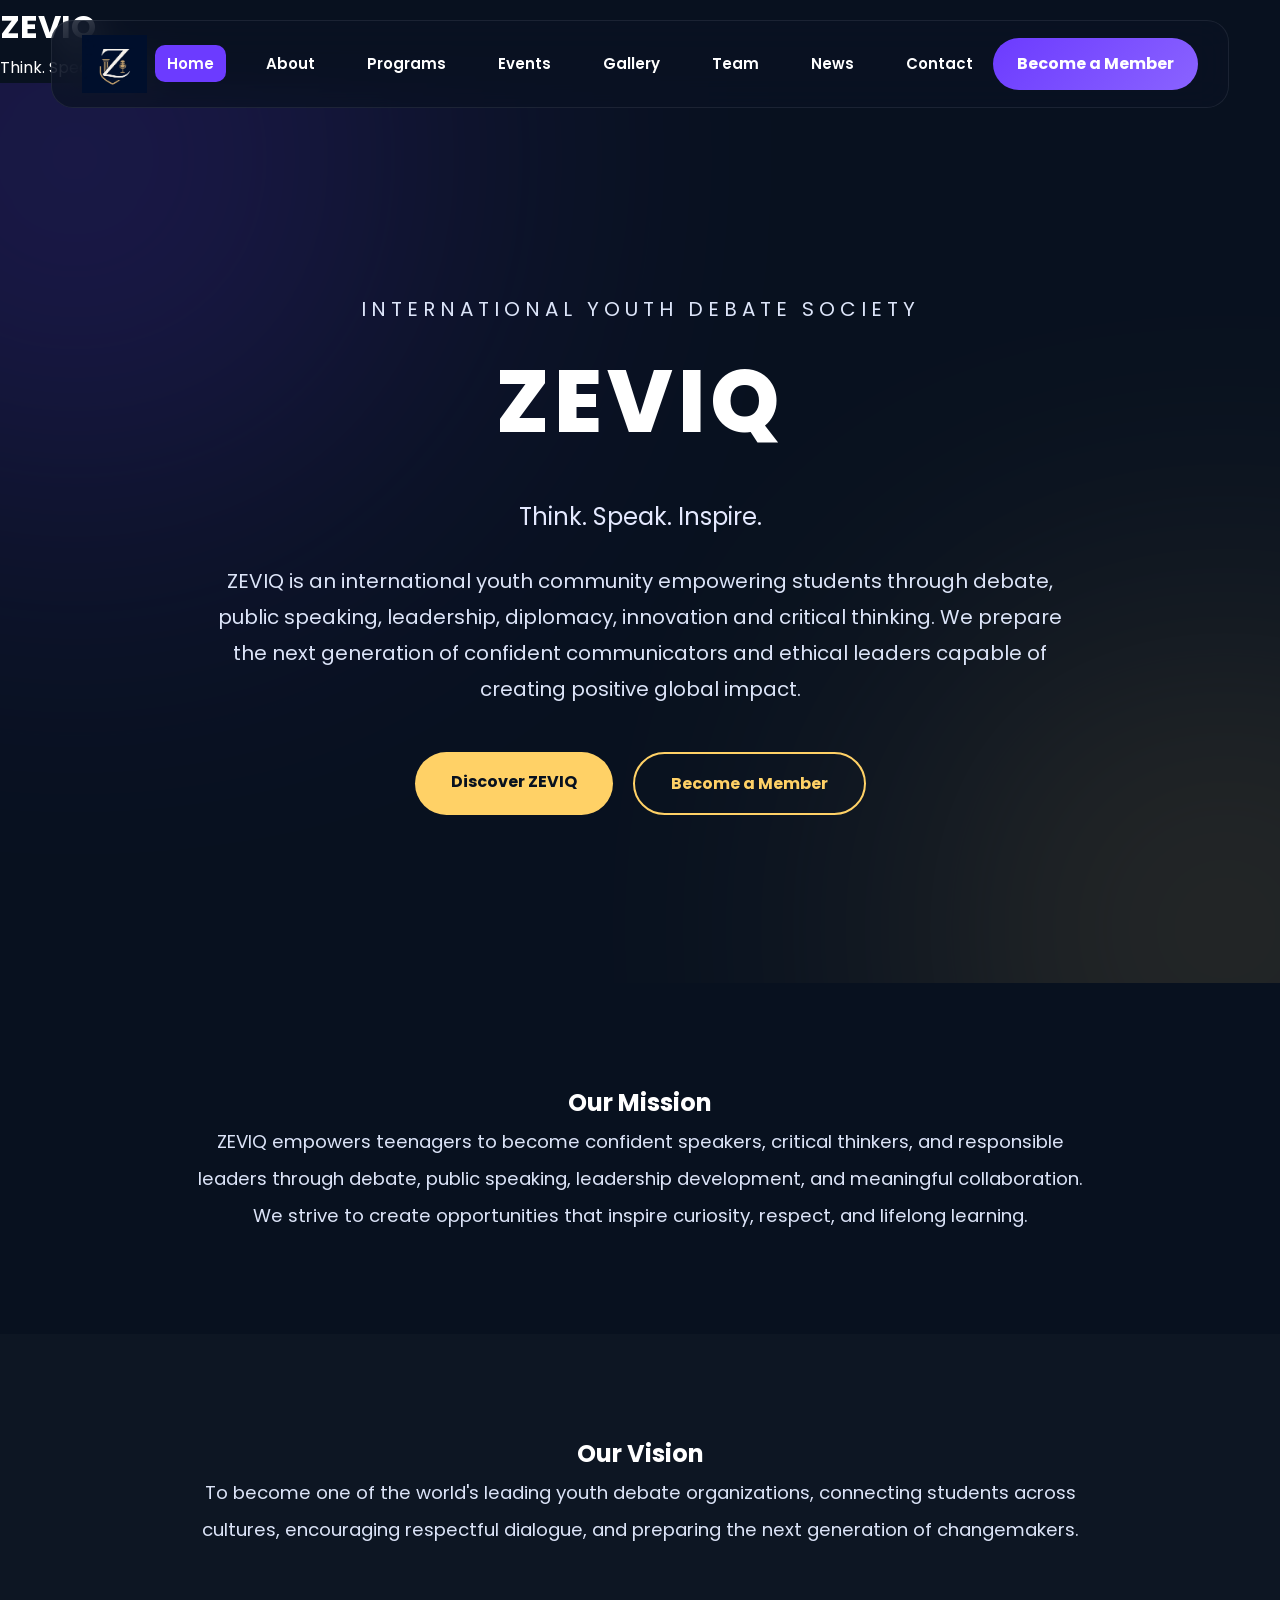
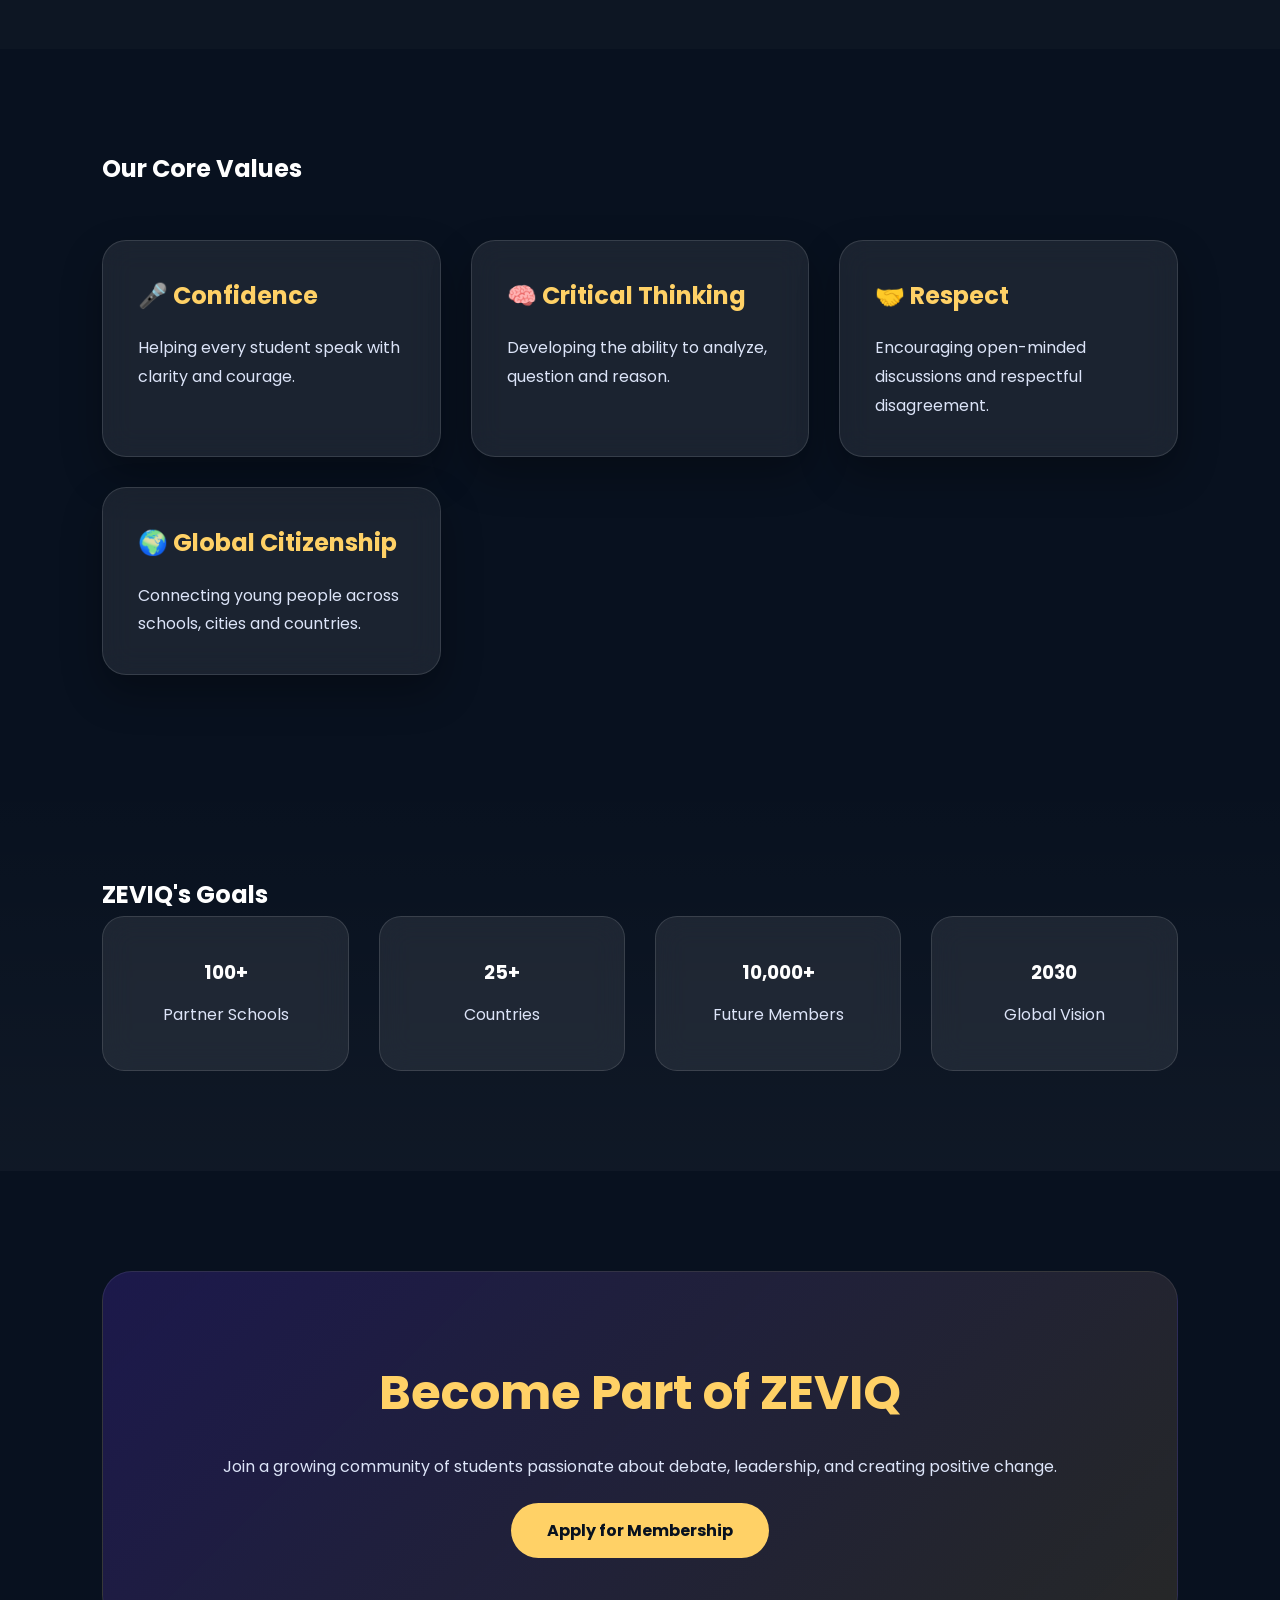
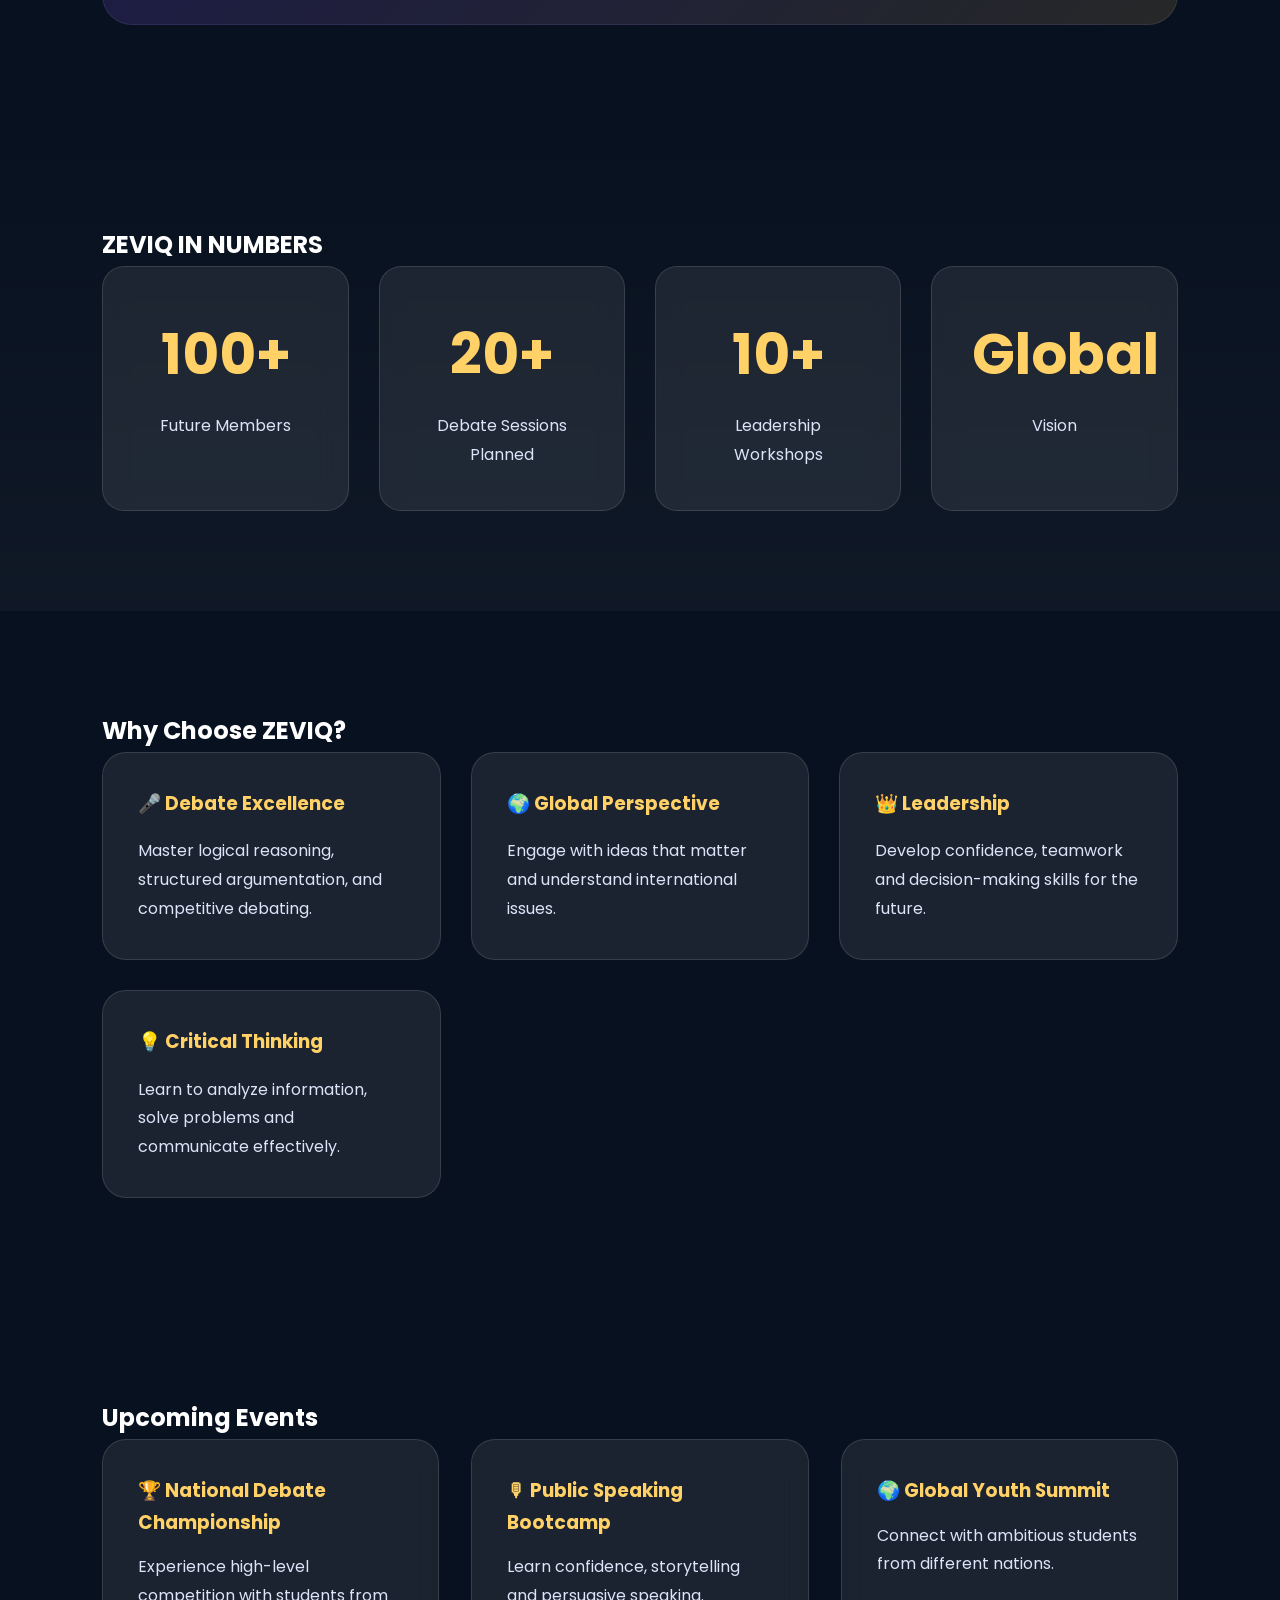
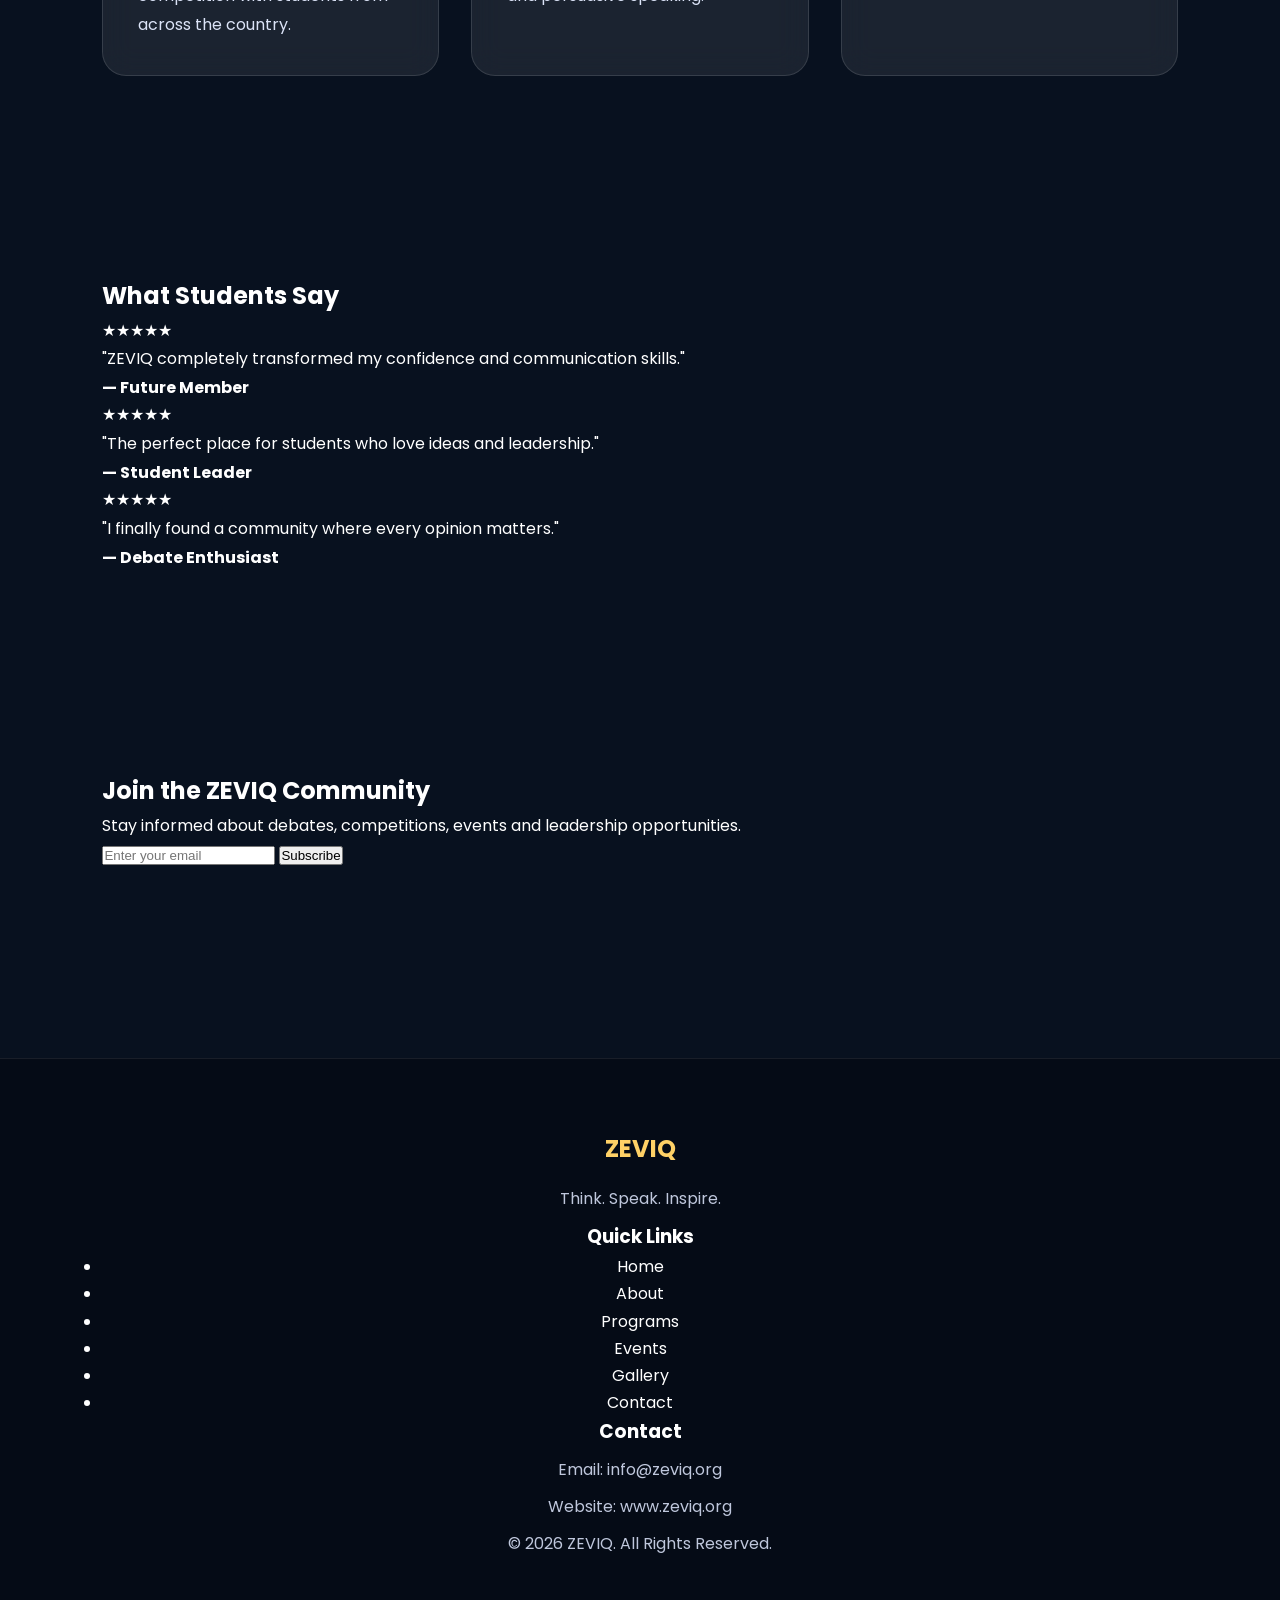
<file: index.html>
<!DOCTYPE html>
<html lang="en">

<head>

<meta charset="UTF-8">
<meta name="viewport" content="width=device-width, initial-scale=1.0">

<title>ZEVIQ | Think. Speak. Inspire.</title>

<link rel="preconnect" href="https://fonts.googleapis.com">
<link rel="preconnect" href="https://fonts.gstatic.com" crossorigin>

<link href="https://fonts.googleapis.com/css2?family=Poppins:wght@300;400;500;600;700;800&display=swap" rel="stylesheet">

<link rel="stylesheet" href="style.css">

</head>

<body>
<div id="loader">

<h1>ZEVIQ</h1>

<p>Think. Speak. Inspire.</p>

</div>
<header>

<nav class="navbar">

<a href="index.html" class="logo">
    <img src="images/logo.png" alt="ZEVIQ Logo">
</a>

<ul class="nav-links">

<li><a href="index.html" class="active">Home</a></li>
<li><a href="about.html">About</a></li>
<li><a href="programs.html">Programs</a></li>
<li><a href="events.html">Events</a></li>
<li><a href="gallery.html">Gallery</a></li>
<li><a href="team.html">Team</a></li>
<li><a href="news.html">News</a></li>
<li><a href="contact.html">Contact</a></li>

</ul>

<a href="join.html" class="join-btn">
Become a Member
</a>

</nav>

</header>

<section class="hero">

<div class="hero-bg"></div>

<div class="hero-content">

<p class="hero-tag">

INTERNATIONAL YOUTH DEBATE SOCIETY

</p>

<h1>

ZEVIQ

</h1>

<h2>

Think. Speak. Inspire.

</h2>

<p class="hero-text">

ZEVIQ is an international youth community empowering students through
debate, public speaking, leadership, diplomacy, innovation and critical
thinking.

We prepare the next generation of confident communicators and ethical
leaders capable of creating positive global impact.

</p>

<div class="hero-buttons">

<a href="about.html" class="btn-primary">

Discover ZEVIQ

</a>

<a href="join.html" class="btn-secondary">
 Become a Member 
</a>

</div>

</div>

</section>
<!-- ================= MISSION & VISION ================= -->

<section class="mission">

<h2>Our Mission</h2>

<p>

ZEVIQ empowers teenagers to become confident speakers, critical thinkers, and responsible leaders through debate, public speaking, leadership development, and meaningful collaboration. We strive to create opportunities that inspire curiosity, respect, and lifelong learning.

</p>

</section>

<section class="vision">

<h2>Our Vision</h2>

<p>

To become one of the world's leading youth debate organizations, connecting students across cultures, encouraging respectful dialogue, and preparing the next generation of changemakers.

</p>

</section>

<!-- ================= CORE VALUES ================= -->

<section class="values">

<h2>Our Core Values</h2>

<div class="value-grid">

<div class="value-card">
<h3>🎤 Confidence</h3>
<p>Helping every student speak with clarity and courage.</p>
</div>

<div class="value-card">
<h3>🧠 Critical Thinking</h3>
<p>Developing the ability to analyze, question and reason.</p>
</div>

<div class="value-card">
<h3>🤝 Respect</h3>
<p>Encouraging open-minded discussions and respectful disagreement.</p>
</div>

<div class="value-card">
<h3>🌍 Global Citizenship</h3>
<p>Connecting young people across schools, cities and countries.</p>
</div>

</div>

</section>

<!-- ================= ZEVIQ IN NUMBERS ================= -->

<section class="stats">

<h2>ZEVIQ's Goals</h2>

<div class="stats-grid">

<div class="stat-card">
<h3>100+</h3>
<p>Partner Schools</p>
</div>

<div class="stat-card">
<h3>25+</h3>
<p>Countries</p>
</div>

<div class="stat-card">
<h3>10,000+</h3>
<p>Future Members</p>
</div>

<div class="stat-card">
<h3>2030</h3>
<p>Global Vision</p>
</div>

</div>

</section>

<!-- ================= CALL TO ACTION ================= -->

<section class="cta">

<h2>Become Part of ZEVIQ</h2>

<p>

Join a growing community of students passionate about debate, leadership, and creating positive change.

</p>

<a href="join.html" class="btn-primary">Apply for Membership</a>

</section>

<section class="stats">

<h2>

ZEVIQ IN NUMBERS

</h2>

<div class="stats-grid">

<div class="stat-card">

<h1>100+</h1>

<p>

Future Members

</p>

</div>

<div class="stat-card">

<h1>20+</h1>

<p>

Debate Sessions Planned

</p>

</div>

<div class="stat-card">

<h1>10+</h1>

<p>

Leadership Workshops

</p>

</div>

<div class="stat-card">

<h1>Global</h1>

<p>

Vision

</p>

</div>

</div>

</section>

<section class="why">

<h2>

Why Choose ZEVIQ?

</h2>

<div class="why-grid">

<div class="feature">

<h3>🎤 Debate Excellence</h3>

<p>

Master logical reasoning, structured argumentation,
and competitive debating.

</p>

</div>

<div class="feature">

<h3>🌍 Global Perspective</h3>

<p>

Engage with ideas that matter and understand
international issues.

</p>

</div>

<div class="feature">

<h3>👑 Leadership</h3>

<p>

Develop confidence, teamwork and decision-making
skills for the future.

</p>

</div>

<div class="feature">

<h3>💡 Critical Thinking</h3>

<p>

Learn to analyze information, solve problems
and communicate effectively.

</p>

</div>

</div>

</section>
<section class="events">

    <h2>Upcoming Events</h2>

    <div class="event-grid">

        <div class="event-card">

            <h3>🏆 National Debate Championship</h3>

            <p>
                Experience high-level competition with students from
                across the country.
            </p>

        </div>

        <div class="event-card">

            <h3>🎙 Public Speaking Bootcamp</h3>

            <p>
                Learn confidence, storytelling and persuasive speaking.
            </p>

        </div>

        <div class="event-card">

            <h3>🌍 Global Youth Summit</h3>

            <p>
                Connect with ambitious students from different nations.
            </p>

        </div>

    </div>

</section>


<section class="testimonials">

<h2>

What Students Say

</h2>

<div class="testimonial-grid">

<div class="testimonial">

<p>

★★★★★

</p>

<p>

"ZEVIQ completely transformed my confidence and communication skills."

</p>

<h4>

— Future Member

</h4>

</div>

<div class="testimonial">

<p>

★★★★★

</p>

<p>

"The perfect place for students who love ideas and leadership."

</p>

<h4>

— Student Leader

</h4>

</div>

<div class="testimonial">

<p>

★★★★★

</p>

<p>

"I finally found a community where every opinion matters."

</p>

<h4>

— Debate Enthusiast

</h4>

</div>

</div>

</section>


<section class="newsletter">

<h2>

Join the ZEVIQ Community

</h2>

<p>

Stay informed about debates, competitions,
events and leadership opportunities.

</p>

<form>

<input type="email"
placeholder="Enter your email">

<button>

Subscribe

</button>

</form>

</section>


<footer>

<div class="footer-container">

<div>

<h2>

ZEVIQ

</h2>

<p>

Think. Speak. Inspire.

</p>

</div>

<div>

<h3>

Quick Links

</h3>

<ul>

<li><a href="index.html">Home</a></li>

<li><a href="about.html">About</a></li>

<li><a href="programs.html">Programs</a></li>

<li><a href="events.html">Events</a></li>

<li><a href="gallery.html">Gallery</a></li>

<li><a href="contact.html">Contact</a></li>

</ul>

</div>

<div>

<h3>

Contact

</h3>

<p>

Email: info@zeviq.org

</p>

<p>

Website: www.zeviq.org

</p>

</div>

</div>

<p class="copyright">

© 2026 ZEVIQ. All Rights Reserved.

</p>

</footer>

<script src="script.js"></script>

</body>

</html>
</file>
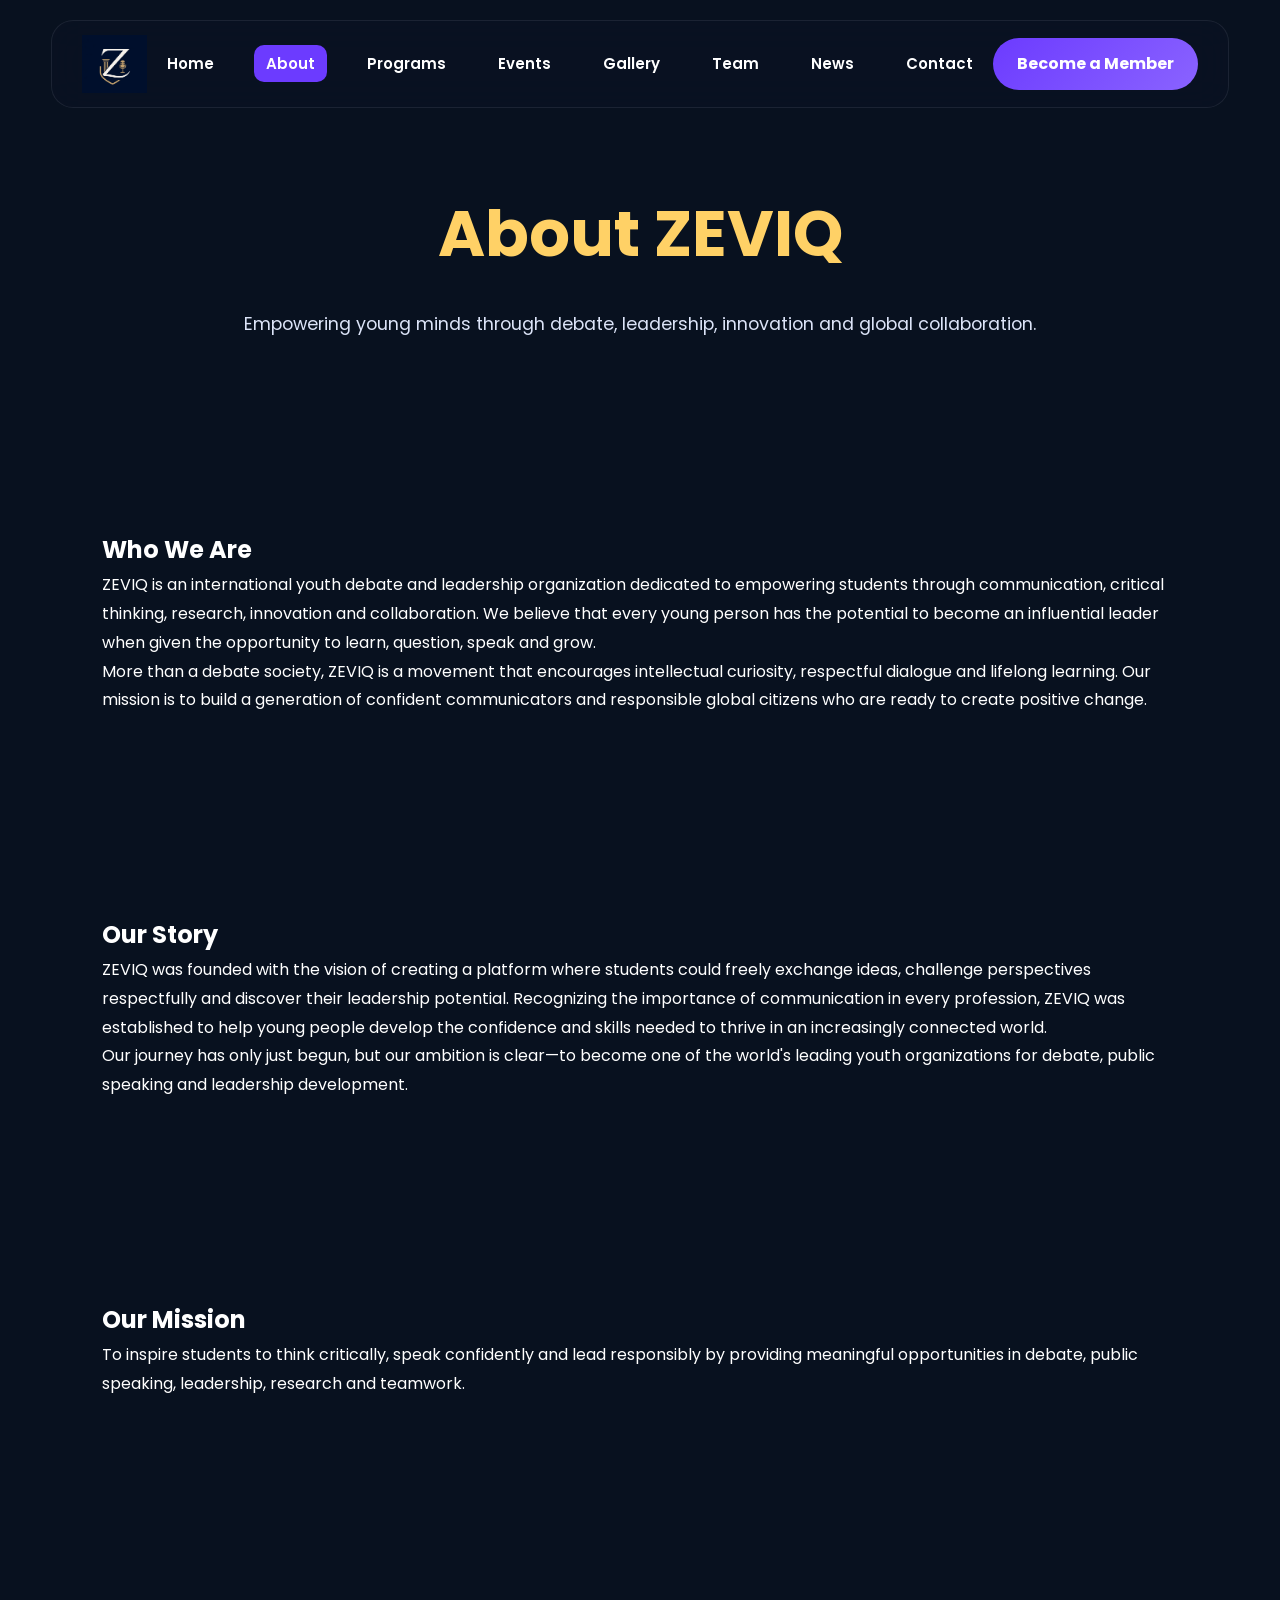
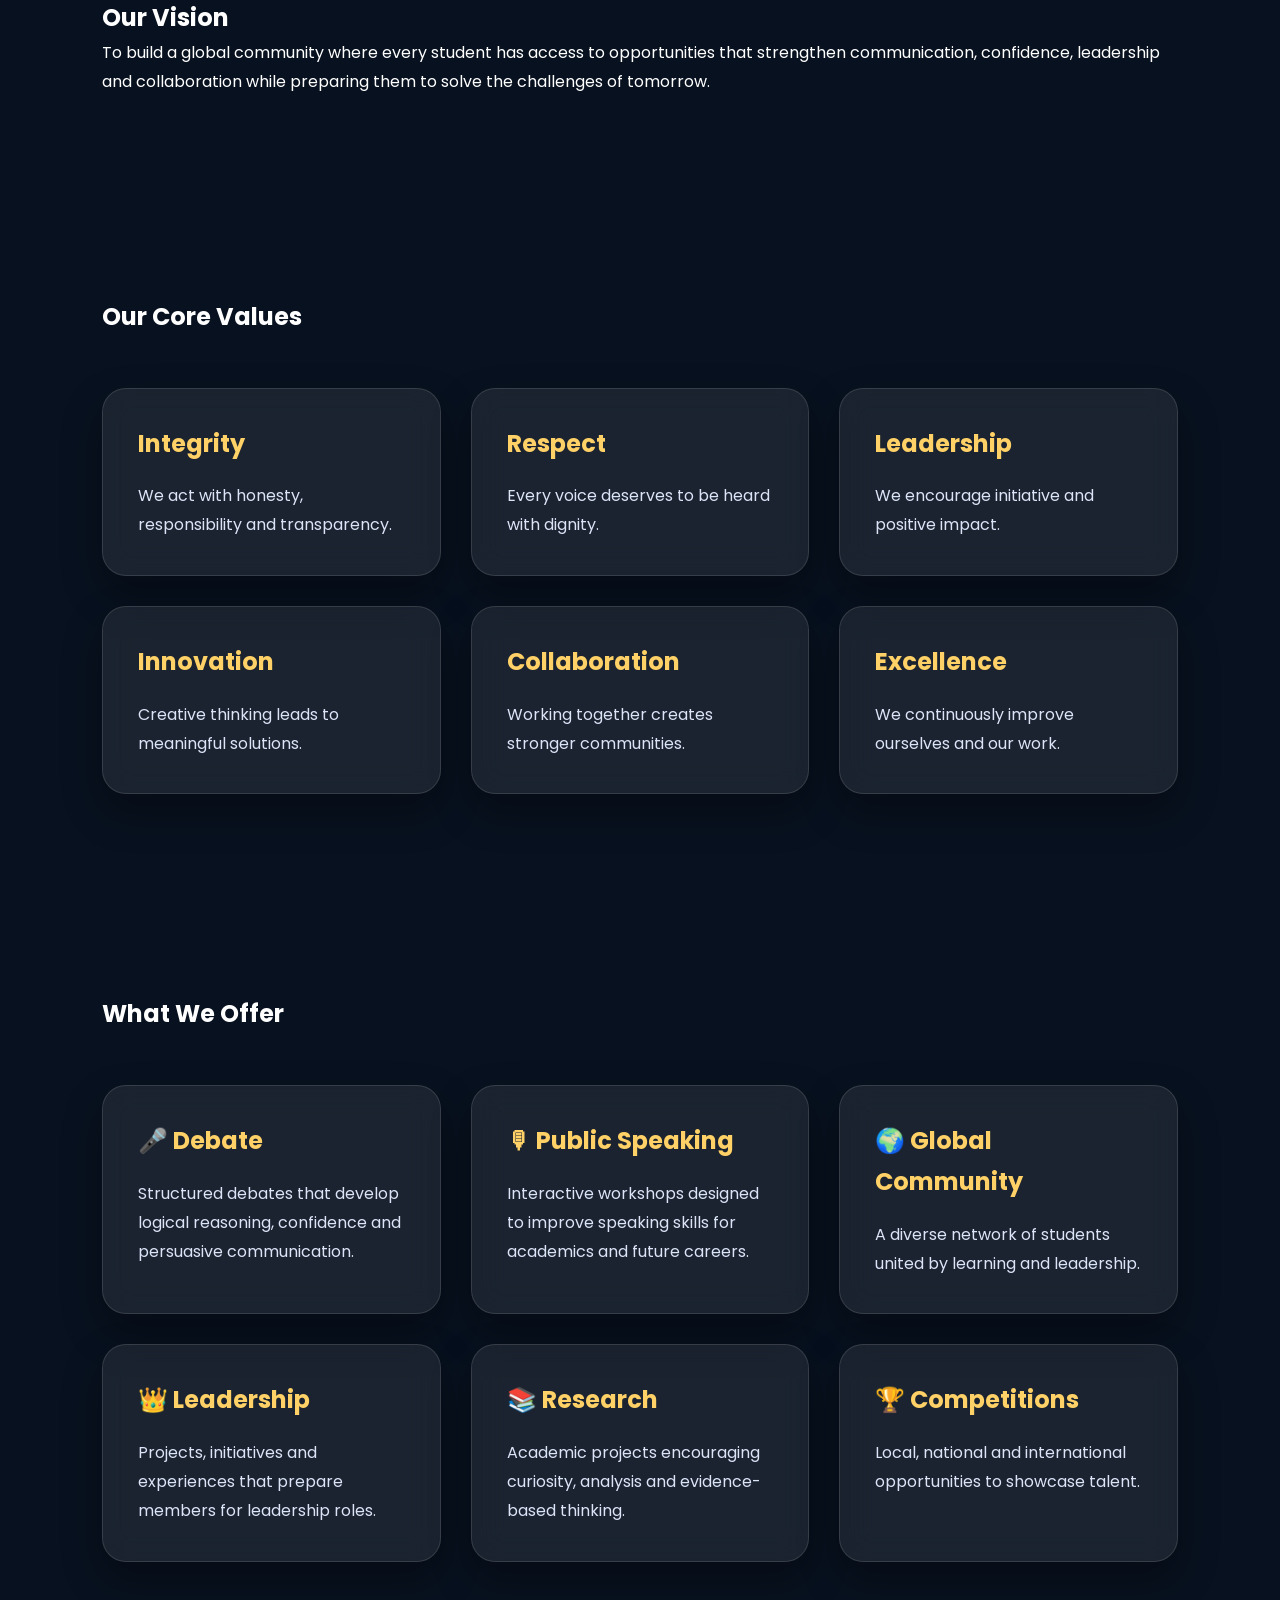
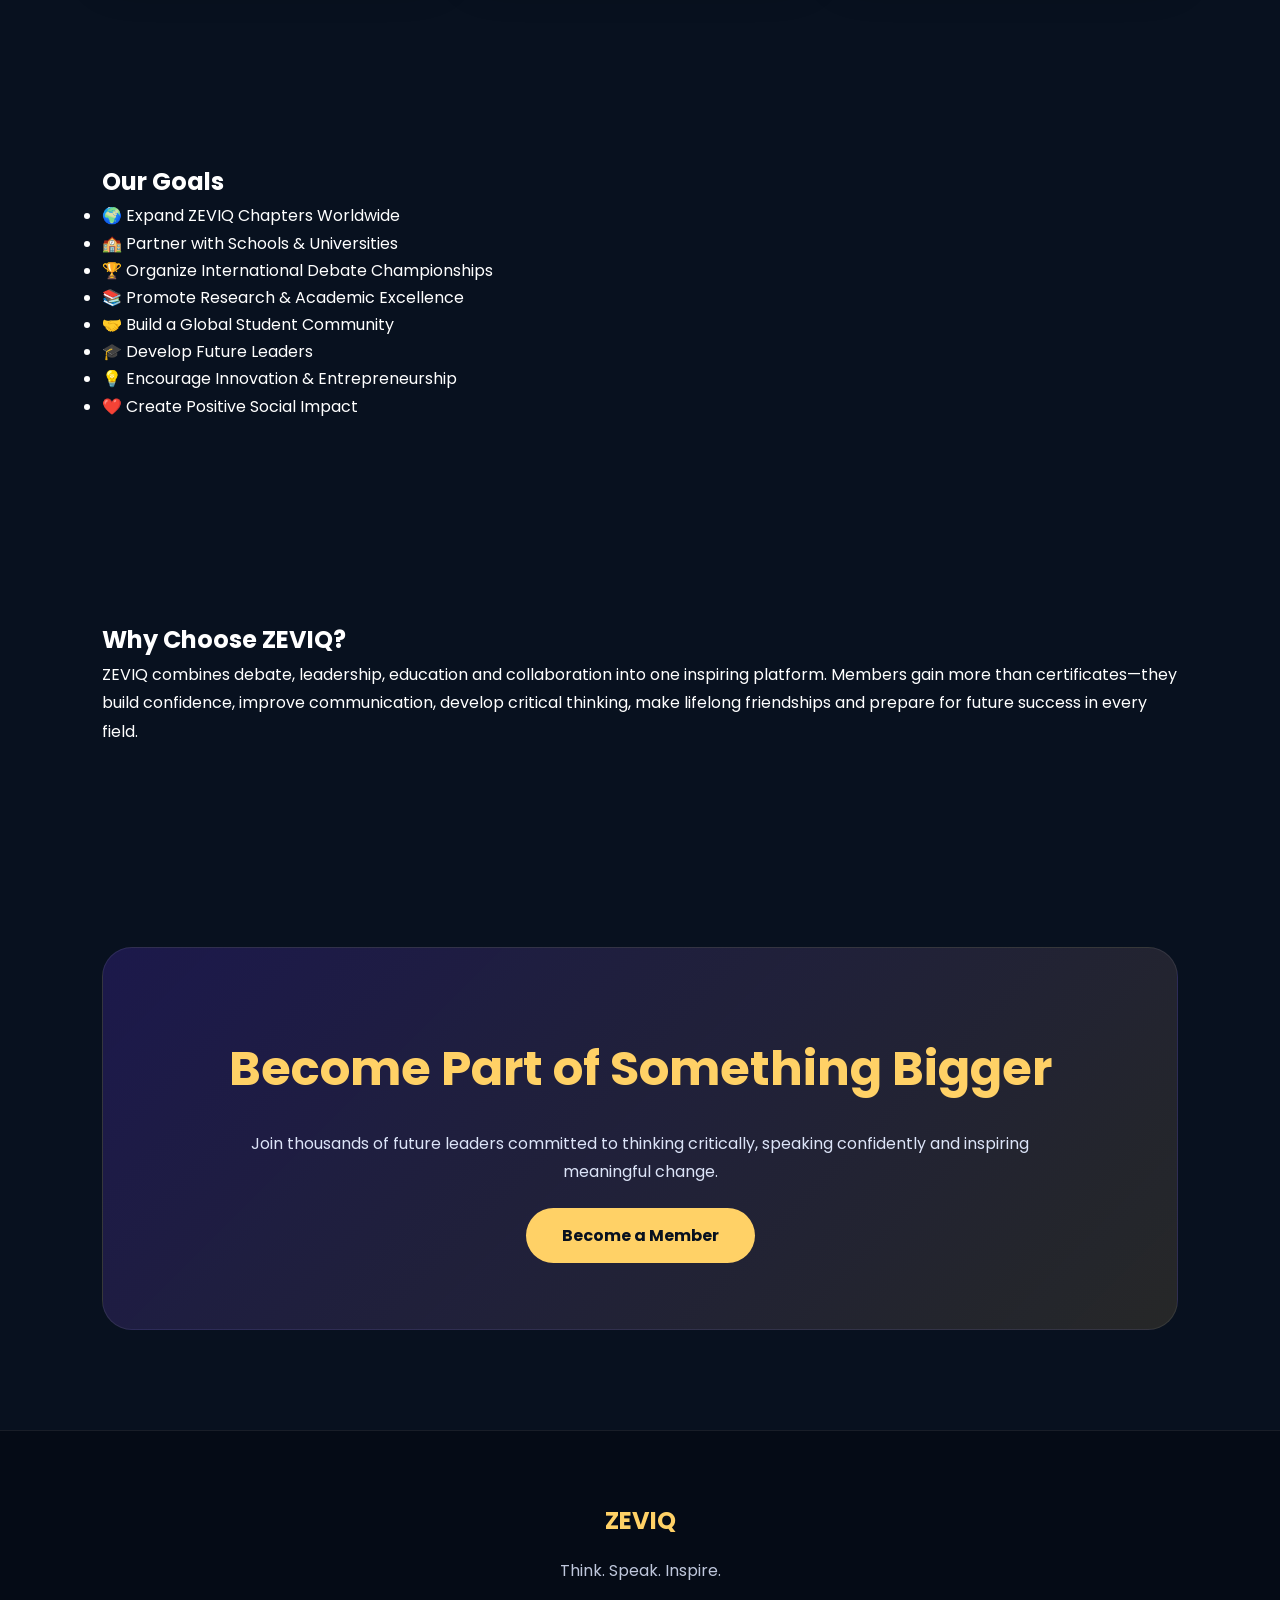
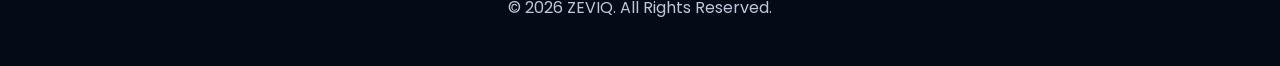
<file: about.html>
<!DOCTYPE html>
<html lang="en">

<head>

    <meta charset="UTF-8">
    <meta name="viewport" content="width=device-width, initial-scale=1.0">

    <title>About | ZEVIQ</title>

    <link rel="stylesheet" href="style.css">

</head>

<body>

<header>

<nav class="navbar">

<div class="logo">

<img src="images/logo.png" alt="ZEVIQ Logo">

</div>

<ul class="nav-links">

<li><a href="index.html">Home</a></li>

<li><a href="about.html" class="active">About</a></li>

<li><a href="programs.html">Programs</a></li>

<li><a href="events.html">Events</a></li>

<li><a href="gallery.html">Gallery</a></li>

<li><a href="team.html">Team</a></li>

<li><a href="news.html">News</a></li>

<li><a href="contact.html">Contact</a></li>

</ul>

<a href="join.html" class="join-btn">Become a Member</a>

</nav>

</header>

<!-- HERO -->

<section class="page-header">

<h1>About ZEVIQ</h1>

<p>

Empowering young minds through debate, leadership, innovation and global collaboration.

</p>

</section>

<!-- WHO WE ARE -->

<section class="about-section">

<h2>Who We Are</h2>

<p>

ZEVIQ is an international youth debate and leadership organization dedicated to empowering students through communication, critical thinking, research, innovation and collaboration. We believe that every young person has the potential to become an influential leader when given the opportunity to learn, question, speak and grow.

</p>

<p>

More than a debate society, ZEVIQ is a movement that encourages intellectual curiosity, respectful dialogue and lifelong learning. Our mission is to build a generation of confident communicators and responsible global citizens who are ready to create positive change.

</p>

</section>

<!-- OUR STORY -->

<section class="about-section">

<h2>Our Story</h2>

<p>

ZEVIQ was founded with the vision of creating a platform where students could freely exchange ideas, challenge perspectives respectfully and discover their leadership potential. Recognizing the importance of communication in every profession, ZEVIQ was established to help young people develop the confidence and skills needed to thrive in an increasingly connected world.

</p>

<p>

Our journey has only just begun, but our ambition is clear—to become one of the world's leading youth organizations for debate, public speaking and leadership development.

</p>

</section>

<!-- MISSION -->

<section class="about-section">

<h2>Our Mission</h2>

<p>

To inspire students to think critically, speak confidently and lead responsibly by providing meaningful opportunities in debate, public speaking, leadership, research and teamwork.

</p>

</section>

<!-- VISION -->

<section class="about-section">

<h2>Our Vision</h2>

<p>

To build a global community where every student has access to opportunities that strengthen communication, confidence, leadership and collaboration while preparing them to solve the challenges of tomorrow.

</p>

</section>

<!-- VALUES -->

<section class="about-section">

<h2>Our Core Values</h2>

<div class="value-grid">

<div class="value-card">
<h3>Integrity</h3>
<p>We act with honesty, responsibility and transparency.</p>
</div>

<div class="value-card">
<h3>Respect</h3>
<p>Every voice deserves to be heard with dignity.</p>
</div>

<div class="value-card">
<h3>Leadership</h3>
<p>We encourage initiative and positive impact.</p>
</div>

<div class="value-card">
<h3>Innovation</h3>
<p>Creative thinking leads to meaningful solutions.</p>
</div>

<div class="value-card">
<h3>Collaboration</h3>
<p>Working together creates stronger communities.</p>
</div>

<div class="value-card">
<h3>Excellence</h3>
<p>We continuously improve ourselves and our work.</p>
</div>

</div>

</section>

<!-- WHAT WE OFFER -->

<section class="about-section">

<h2>What We Offer</h2>

<div class="value-grid">

<div class="value-card">

<h3>🎤 Debate</h3>

<p>

Structured debates that develop logical reasoning, confidence and persuasive communication.

</p>

</div>

<div class="value-card">

<h3>🎙 Public Speaking</h3>

<p>

Interactive workshops designed to improve speaking skills for academics and future careers.

</p>

</div>

<div class="value-card">

<h3>🌍 Global Community</h3>

<p>

A diverse network of students united by learning and leadership.

</p>

</div>

<div class="value-card">

<h3>👑 Leadership</h3>

<p>

Projects, initiatives and experiences that prepare members for leadership roles.

</p>

</div>

<div class="value-card">

<h3>📚 Research</h3>

<p>

Academic projects encouraging curiosity, analysis and evidence-based thinking.

</p>

</div>

<div class="value-card">

<h3>🏆 Competitions</h3>

<p>

Local, national and international opportunities to showcase talent.

</p>

</div>

</div>

</section>

<!-- OUR GOALS -->

<section class="about-section">

<h2>Our Goals</h2>

<ul class="goal-list">

<li>🌍 Expand ZEVIQ Chapters Worldwide</li>

<li>🏫 Partner with Schools & Universities</li>

<li>🏆 Organize International Debate Championships</li>

<li>📚 Promote Research & Academic Excellence</li>

<li>🤝 Build a Global Student Community</li>

<li>🎓 Develop Future Leaders</li>

<li>💡 Encourage Innovation & Entrepreneurship</li>

<li>❤️ Create Positive Social Impact</li>

</ul>

</section>

<!-- WHY ZEVIQ -->

<section class="about-section">

<h2>Why Choose ZEVIQ?</h2>

<p>

ZEVIQ combines debate, leadership, education and collaboration into one inspiring platform. Members gain more than certificates—they build confidence, improve communication, develop critical thinking, make lifelong friendships and prepare for future success in every field.

</p>

</section>

<!-- CTA -->

<section class="cta">

<h2>Become Part of Something Bigger</h2>

<p>

Join thousands of future leaders committed to thinking critically, speaking confidently and inspiring meaningful change.

</p>

<a href="join.html" class="btn-primary">

Become a Member

</a>

</section>

<footer>

<h2>ZEVIQ</h2>

<p>Think. Speak. Inspire.</p>

<p>© 2026 ZEVIQ. All Rights Reserved.</p>

</footer>

<script src="script.js"></script>

</body>

</html>
</file>
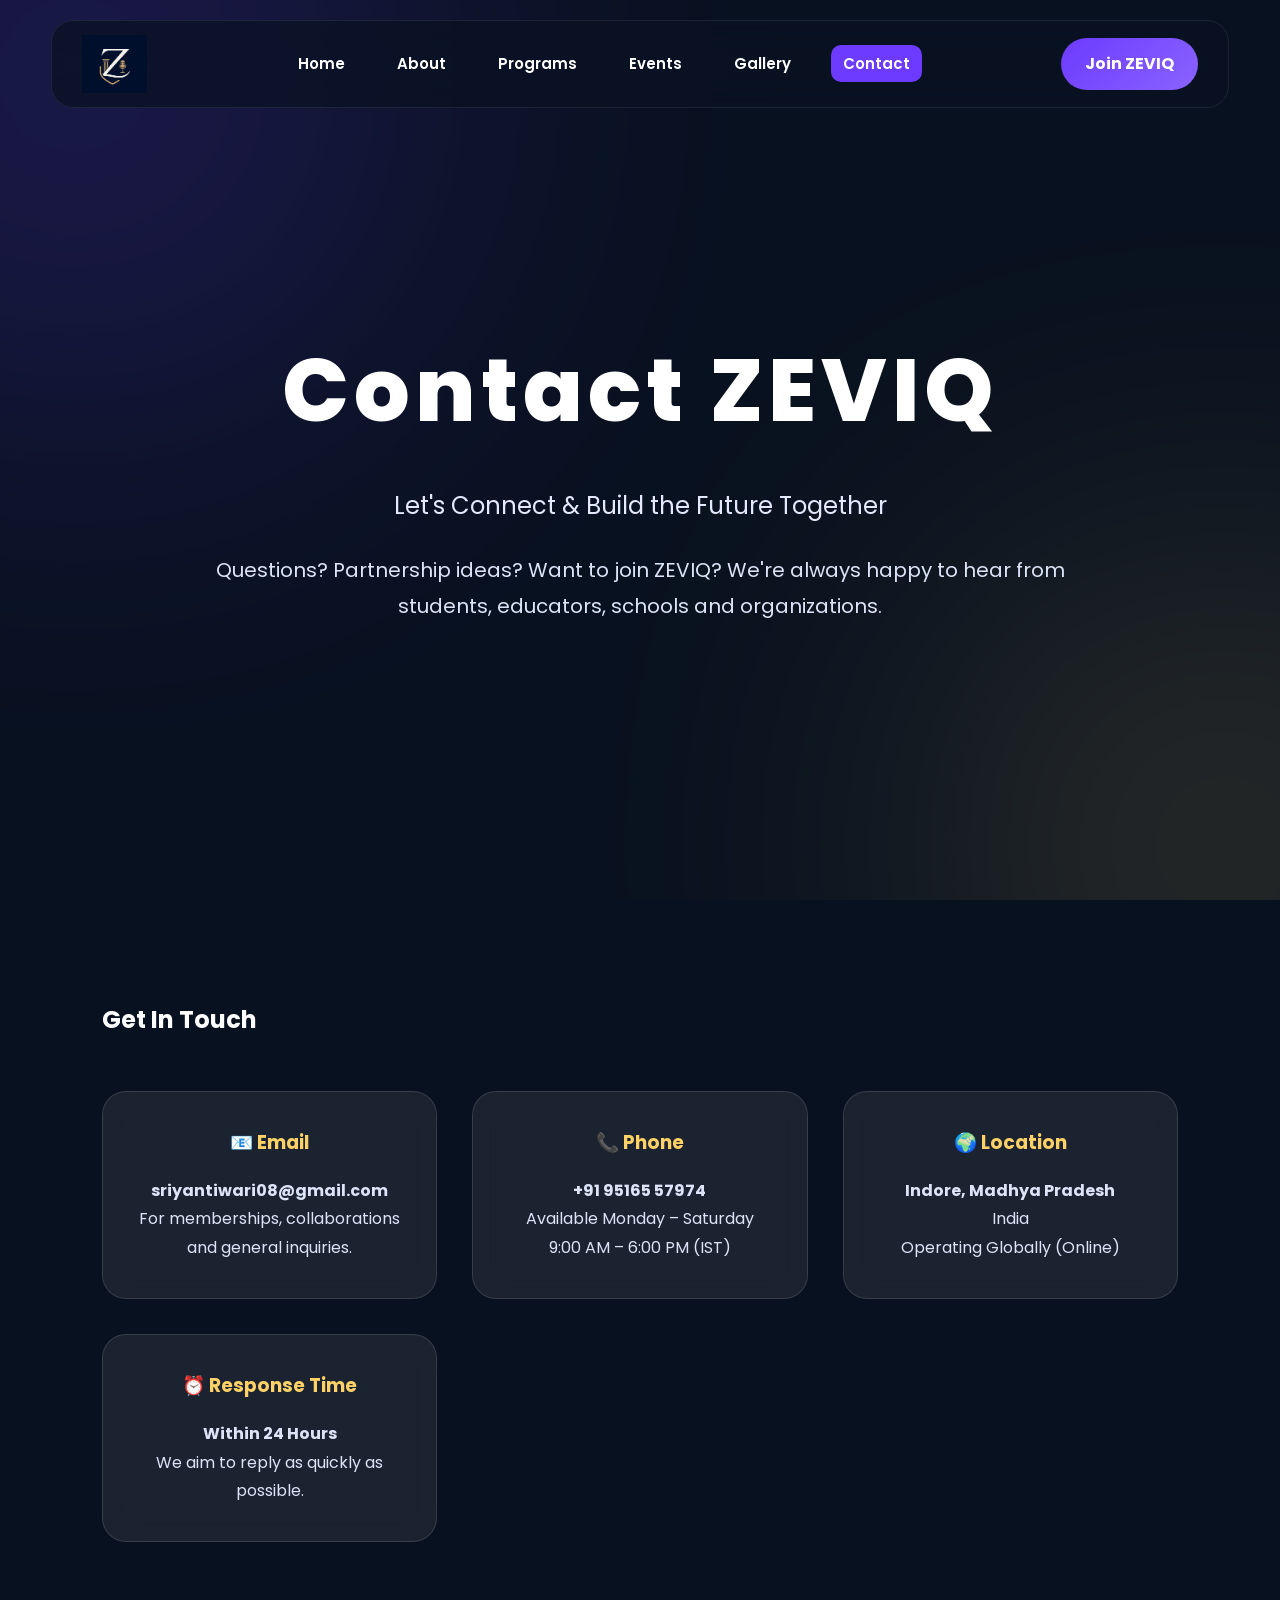
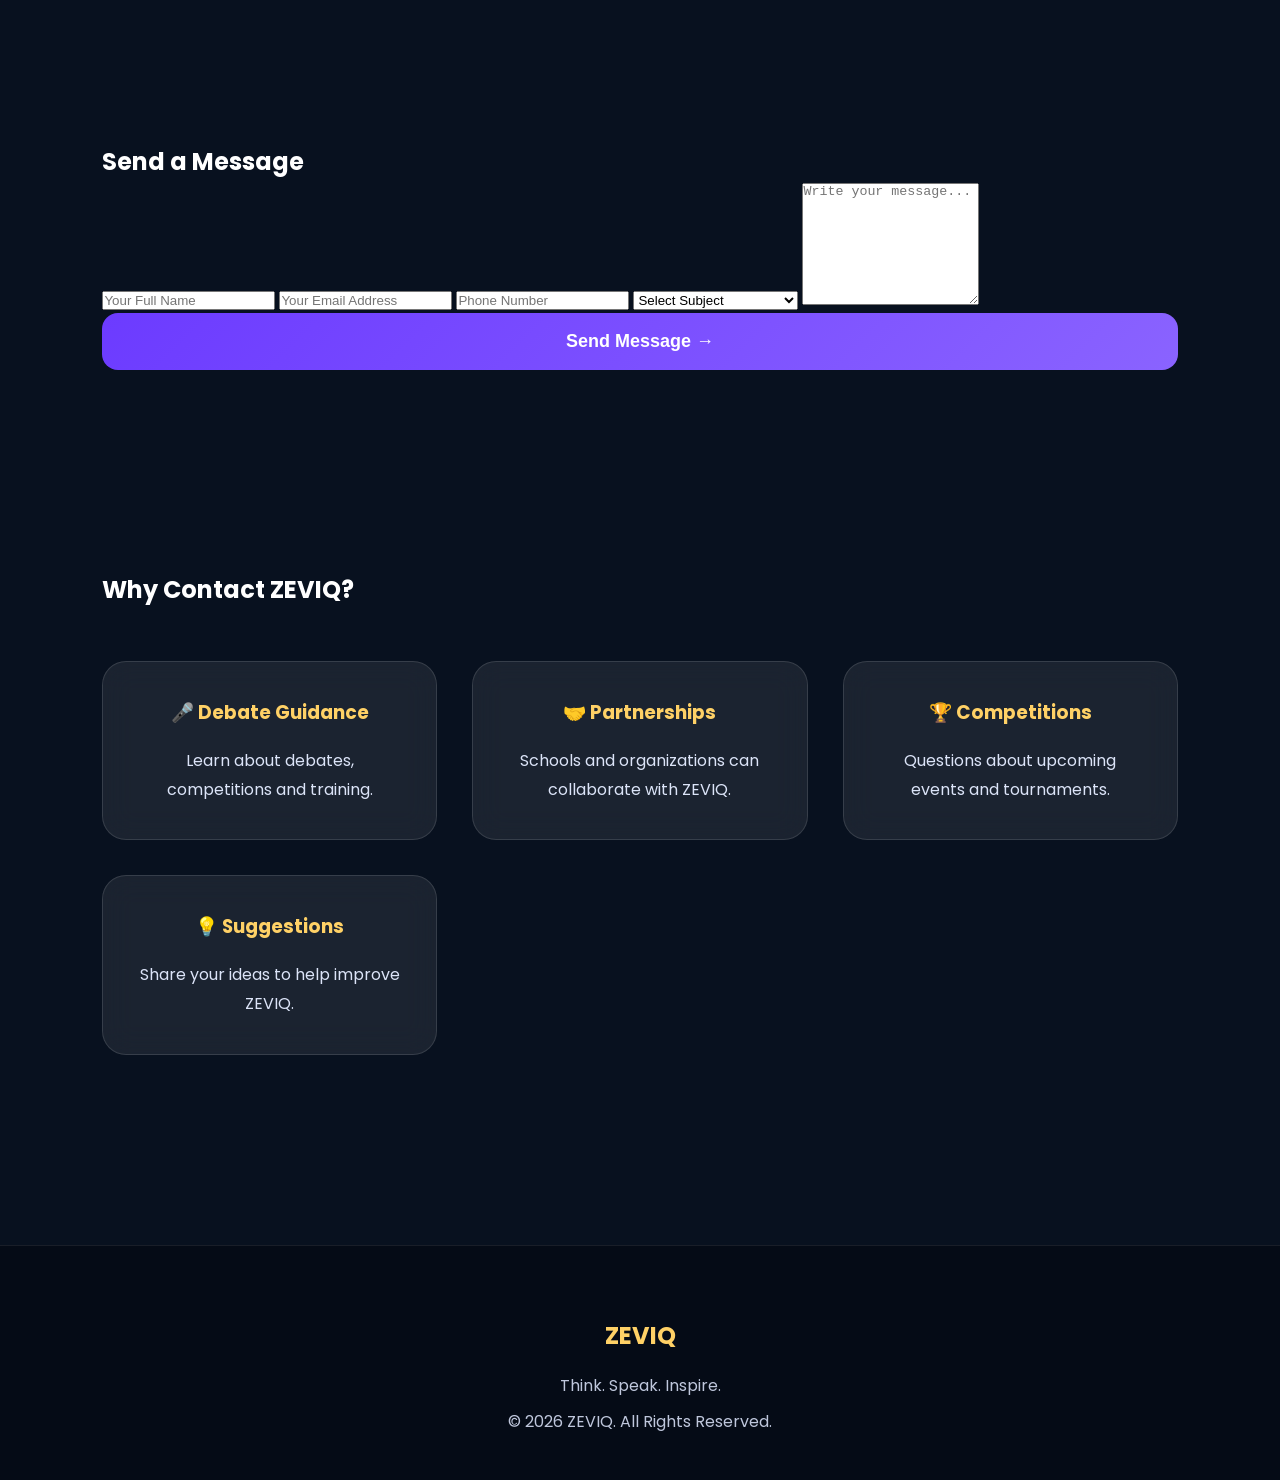
<file: contact.html>
<!DOCTYPE html>
<html lang="en">

<head>

<meta charset="UTF-8">
<meta name="viewport" content="width=device-width, initial-scale=1.0">

<title>Contact | ZEVIQ</title>

<link rel="stylesheet" href="style.css">

</head>

<body>

<header>

<nav class="navbar">

<div class="logo">
<img src="images/logo.png" alt="ZEVIQ Logo">
</div>

<ul class="nav-links">
<li><a href="index.html">Home</a></li>
<li><a href="about.html">About</a></li>
<li><a href="programs.html">Programs</a></li>
<li><a href="events.html">Events</a></li>
<li><a href="gallery.html">Gallery</a></li>
<li><a href="contact.html" class="active">Contact</a></li>
</ul>

<a href="join.html" class="join-btn">Join ZEVIQ</a>

</nav>

</header>

<section class="hero">

<div class="hero-content">

<h1>Contact ZEVIQ</h1>

<h2>Let's Connect & Build the Future Together</h2>

<p class="hero-text">

Questions? Partnership ideas? Want to join ZEVIQ?

We're always happy to hear from students, educators, schools and organizations.

</p>

</div>

</section>

<section class="contact-section">

<h2>Get In Touch</h2>

<div class="contact-grid">

<div class="contact-card">

<h3>📧 Email</h3>

<p><strong>sriyantiwari08@gmail.com</strong></p>

<p>For memberships, collaborations and general inquiries.</p>

</div>

<div class="contact-card">

<h3>📞 Phone</h3>

<p><strong>+91 95165 57974</strong></p>

<p>Available Monday – Saturday</p>

<p>9:00 AM – 6:00 PM (IST)</p>

</div>

<div class="contact-card">

<h3>🌍 Location</h3>

<p><strong>Indore, Madhya Pradesh</strong></p>

<p>India</p>

<p>Operating Globally (Online)</p>

</div>

<div class="contact-card">

<h3>⏰ Response Time</h3>

<p><strong>Within 24 Hours</strong></p>

<p>We aim to reply as quickly as possible.</p>

</div>

</div>

</section>

<section class="contact-form-section">

<h2>Send a Message</h2>

<form class="contact-form">

<input type="text" placeholder="Your Full Name" required>

<input type="email" placeholder="Your Email Address" required>

<input type="tel" placeholder="Phone Number">

<select required>

<option value="">Select Subject</option>

<option>Membership Application</option>

<option>General Inquiry</option>

<option>Partnership</option>

<option>Event Question</option>

<option>Technical Support</option>

</select>

<textarea rows="8" placeholder="Write your message..." required></textarea>

<button class="submit-btn" type="submit">

Send Message →

</button>

</form>

</section>

<section class="contact-section">

<h2>Why Contact ZEVIQ?</h2>

<div class="contact-grid">

<div class="contact-card">

<h3>🎤 Debate Guidance</h3>

<p>Learn about debates, competitions and training.</p>

</div>

<div class="contact-card">

<h3>🤝 Partnerships</h3>

<p>Schools and organizations can collaborate with ZEVIQ.</p>

</div>

<div class="contact-card">

<h3>🏆 Competitions</h3>

<p>Questions about upcoming events and tournaments.</p>

</div>

<div class="contact-card">

<h3>💡 Suggestions</h3>

<p>Share your ideas to help improve ZEVIQ.</p>

</div>

</div>

</section>

<footer>

<h2>ZEVIQ</h2>

<p>Think. Speak. Inspire.</p>

<p>© 2026 ZEVIQ. All Rights Reserved.</p>

</footer>

<script src="script.js"></script>

</body>

</body>

</html>
</file>
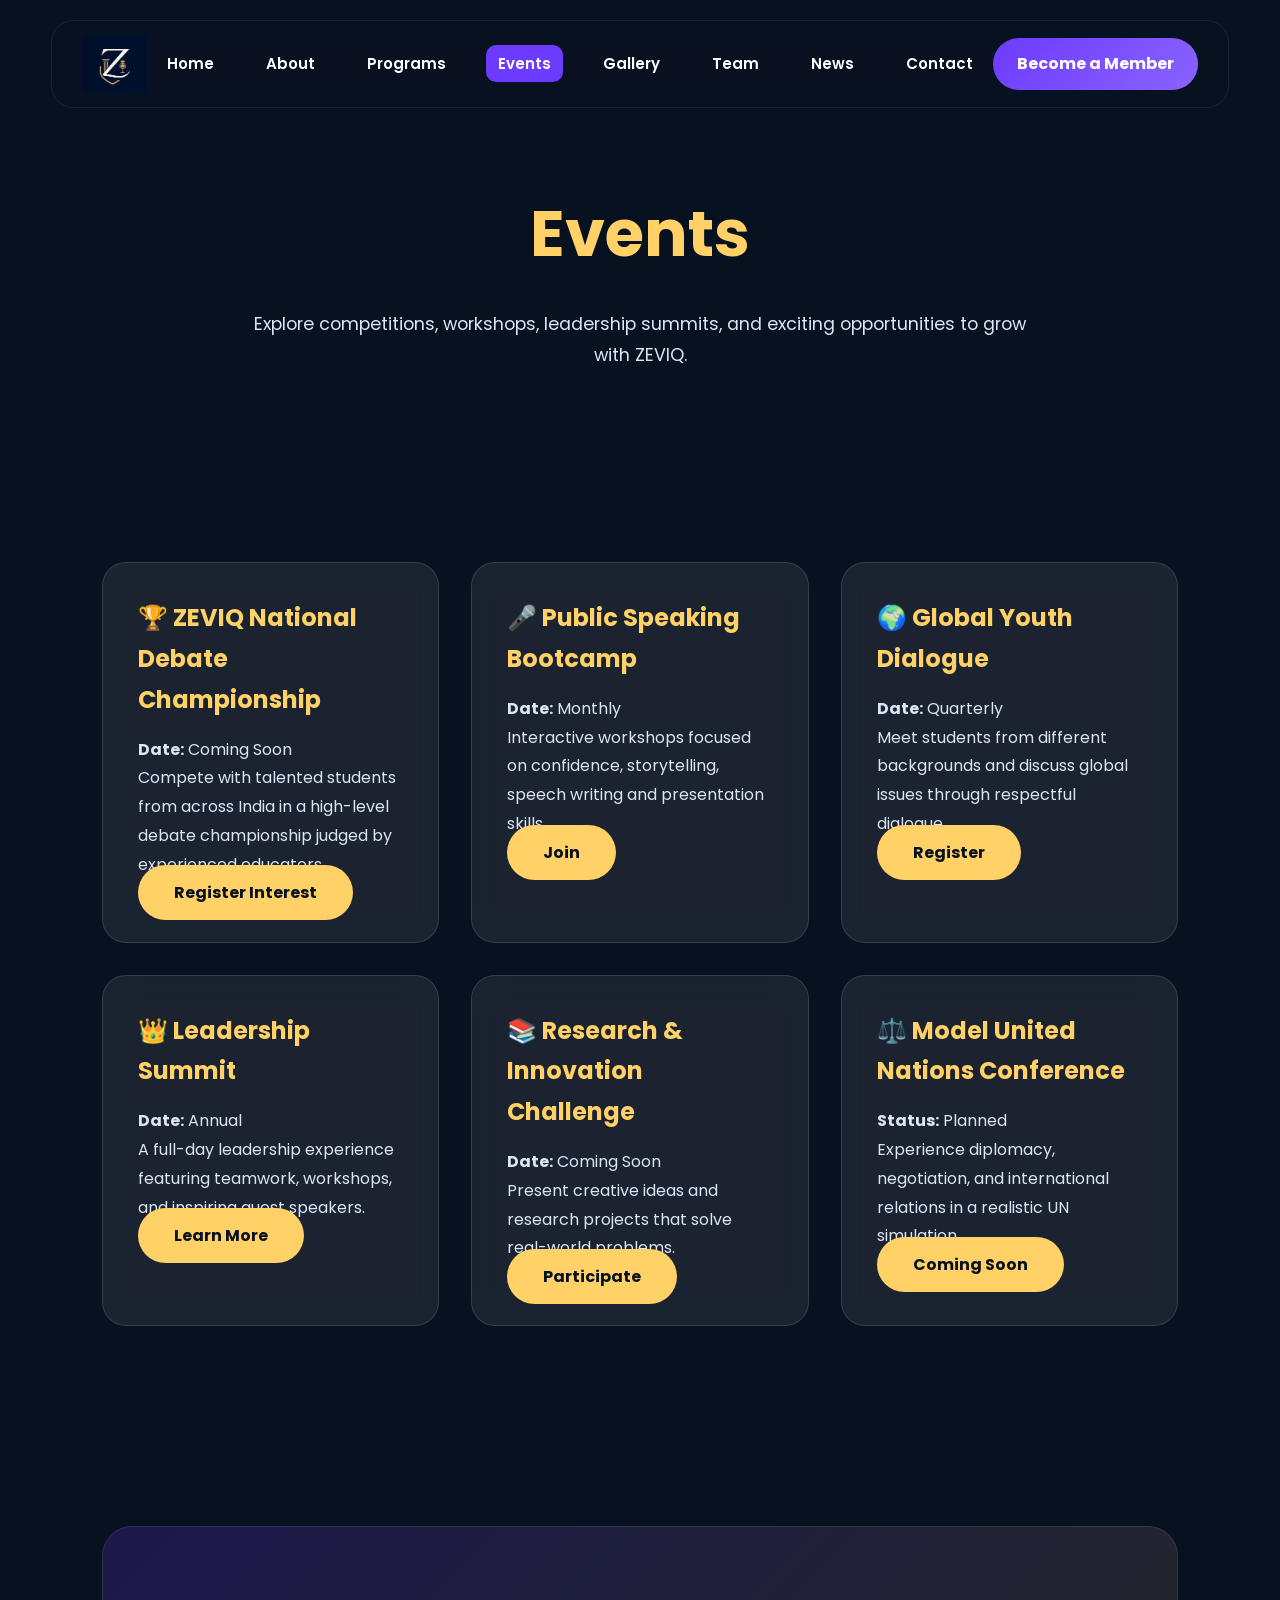
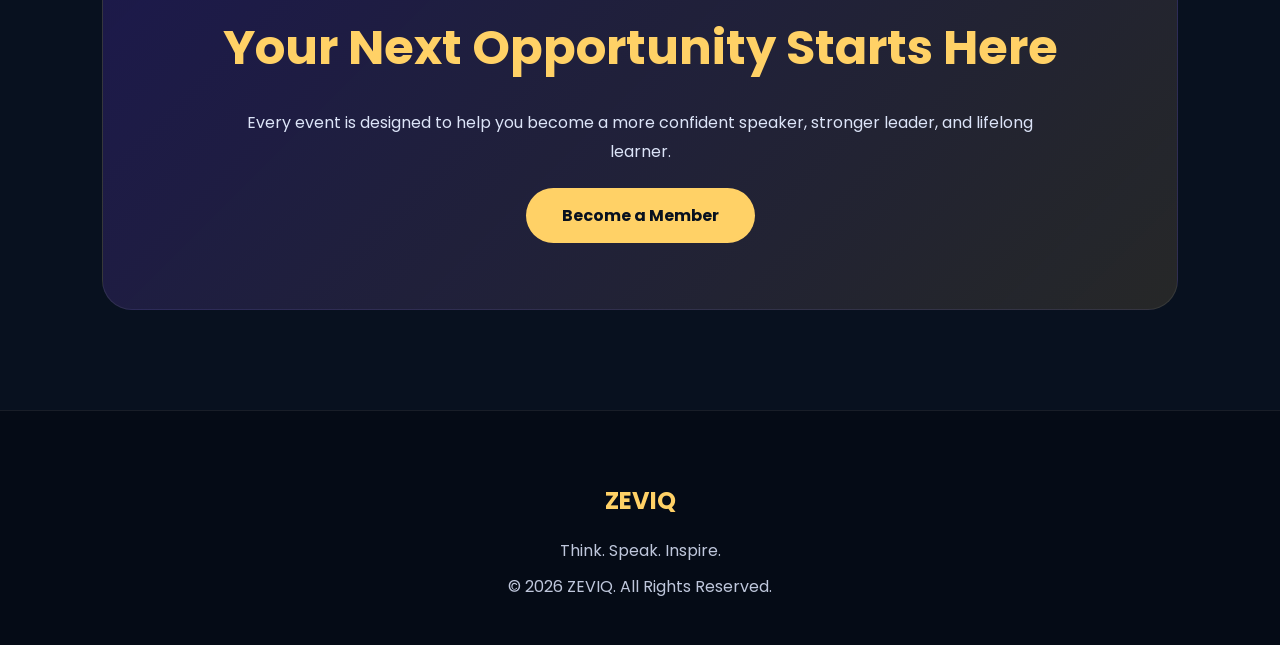
<file: events.html>
<!DOCTYPE html>
<html lang="en">

<head>

    <meta charset="UTF-8">
    <meta name="viewport" content="width=device-width, initial-scale=1.0">

    <title>Events | ZEVIQ</title>

    <link rel="stylesheet" href="style.css">

</head>

<body>

<header>

<nav class="navbar">

<div class="logo">
<img src="images/logo.png" alt="ZEVIQ Logo">
</div>

<ul class="nav-links">
<li><a href="index.html">Home</a></li>
<li><a href="about.html">About</a></li>
<li><a href="programs.html">Programs</a></li>
<li><a href="events.html" class="active">Events</a></li>
<li><a href="gallery.html">Gallery</a></li>
<li><a href="team.html">Team</a></li>
<li><a href="news.html">News</a></li>
<li><a href="contact.html">Contact</a></li>
</ul>

<a href="join.html" class="join-btn">Become a Member</a>

</nav>

</header>

<section class="page-header">

<h1>Events</h1>

<p>

Explore competitions, workshops, leadership summits, and exciting opportunities to grow with ZEVIQ.

</p>

</section>

<section class="events-container">

<div class="event-card">

<h2>🏆 ZEVIQ National Debate Championship</h2>

<p><strong>Date:</strong> Coming Soon</p>

<p>

Compete with talented students from across India in a high-level debate championship judged by experienced educators.

</p>

<a href="join.html" class="btn-primary">Register Interest</a>

</div>

<div class="event-card">

<h2>🎤 Public Speaking Bootcamp</h2>

<p><strong>Date:</strong> Monthly</p>

<p>

Interactive workshops focused on confidence, storytelling, speech writing and presentation skills.

</p>

<a href="join.html" class="btn-primary">Join</a>

</div>

<div class="event-card">

<h2>🌍 Global Youth Dialogue</h2>

<p><strong>Date:</strong> Quarterly</p>

<p>

Meet students from different backgrounds and discuss global issues through respectful dialogue.

</p>

<a href="join.html" class="btn-primary">Register</a>

</div>

<div class="event-card">

<h2>👑 Leadership Summit</h2>

<p><strong>Date:</strong> Annual</p>

<p>

A full-day leadership experience featuring teamwork, workshops, and inspiring guest speakers.

</p>

<a href="join.html" class="btn-primary">Learn More</a>

</div>

<div class="event-card">

<h2>📚 Research & Innovation Challenge</h2>

<p><strong>Date:</strong> Coming Soon</p>

<p>

Present creative ideas and research projects that solve real-world problems.

</p>

<a href="join.html" class="btn-primary">Participate</a>

</div>

<div class="event-card">

<h2>⚖️ Model United Nations Conference</h2>

<p><strong>Status:</strong> Planned</p>

<p>

Experience diplomacy, negotiation, and international relations in a realistic UN simulation.

</p>

<a href="join.html" class="btn-primary">Coming Soon</a>

</div>

</section>

<section class="cta">

<h2>Your Next Opportunity Starts Here</h2>

<p>

Every event is designed to help you become a more confident speaker, stronger leader, and lifelong learner.

</p>

<a href="join.html" class="btn-primary">Become a Member</a>

</section>

<footer>

<h2>ZEVIQ</h2>

<p>Think. Speak. Inspire.</p>

<p>© 2026 ZEVIQ. All Rights Reserved.</p>

</footer>

<script src="script.js"></script>

</body>

</html>
</file>
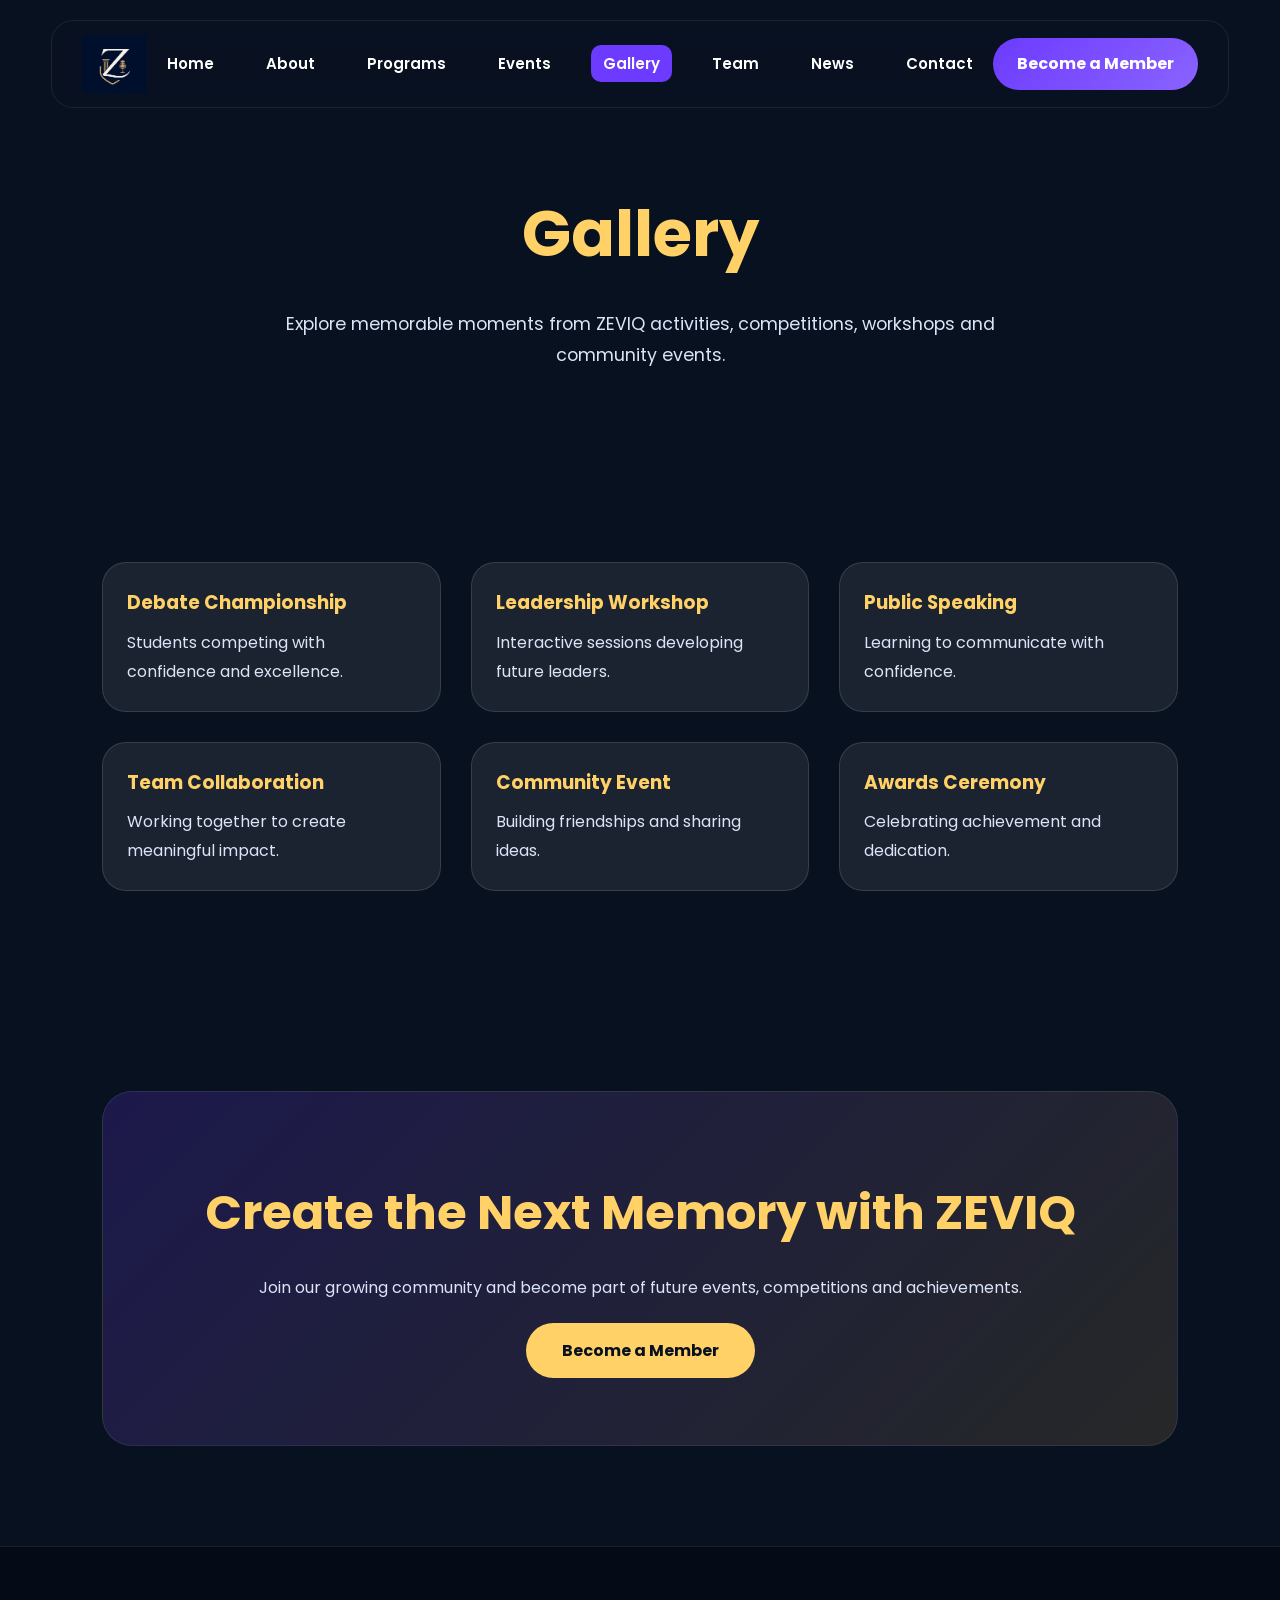
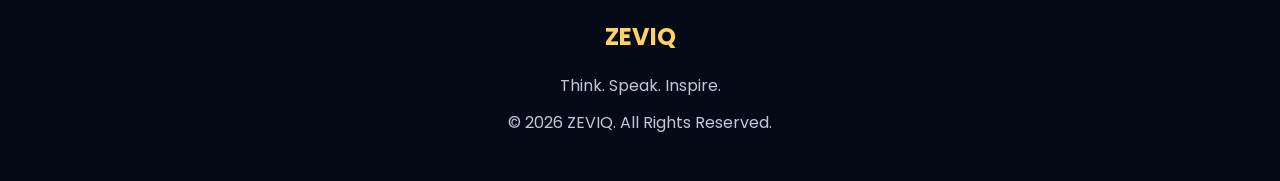
<file: gallery.html>
<!DOCTYPE html>
<html lang="en">

<head>

<meta charset="UTF-8">
<meta name="viewport" content="width=device-width, initial-scale=1.0">

<title>Gallery | ZEVIQ</title>

<link rel="stylesheet" href="style.css">

</head>

<body>

<header>

<nav class="navbar">

<div class="logo">
<img src="images/logo.png" alt="ZEVIQ Logo">
</div>

<ul class="nav-links">
<li><a href="index.html">Home</a></li>
<li><a href="about.html">About</a></li>
<li><a href="programs.html">Programs</a></li>
<li><a href="events.html">Events</a></li>
<li><a href="gallery.html" class="active">Gallery</a></li>
<li><a href="team.html">Team</a></li>
<li><a href="news.html">News</a></li>
<li><a href="contact.html">Contact</a></li>
</ul>

<a href="join.html" class="join-btn">Become a Member</a>

</nav>

</header>

<section class="page-header">

<h1>Gallery</h1>

<p>

Explore memorable moments from ZEVIQ activities, competitions, workshops and community events.

</p>

</section>

<section class="gallery-section">

<div class="gallery-card">


<div class="gallery-info">

<h3>Debate Championship</h3>

<p>Students competing with confidence and excellence.</p>

</div>

</div>

<div class="gallery-card">


<div class="gallery-info">

<h3>Leadership Workshop</h3>

<p>Interactive sessions developing future leaders.</p>

</div>

</div>

<div class="gallery-card">


<div class="gallery-info">

<h3>Public Speaking</h3>

<p>Learning to communicate with confidence.</p>

</div>

</div>

<div class="gallery-card">


<div class="gallery-info">

<h3>Team Collaboration</h3>

<p>Working together to create meaningful impact.</p>

</div>

</div>

<div class="gallery-card">

<div class="gallery-info">

<h3>Community Event</h3>

<p>Building friendships and sharing ideas.</p>

</div>

</div>

<div class="gallery-card">

<div class="gallery-info">

<h3>Awards Ceremony</h3>

<p>Celebrating achievement and dedication.</p>

</div>

</div>

</section>

<section class="cta">

<h2>Create the Next Memory with ZEVIQ</h2>

<p>

Join our growing community and become part of future events, competitions and achievements.

</p>

<a href="join.html" class="btn-primary">

Become a Member

</a>

</section>

<footer>

<h2>ZEVIQ</h2>

<p>Think. Speak. Inspire.</p>

<p>© 2026 ZEVIQ. All Rights Reserved.</p>

</footer>

<script src="script.js"></script>

</body>

</html>
</file>
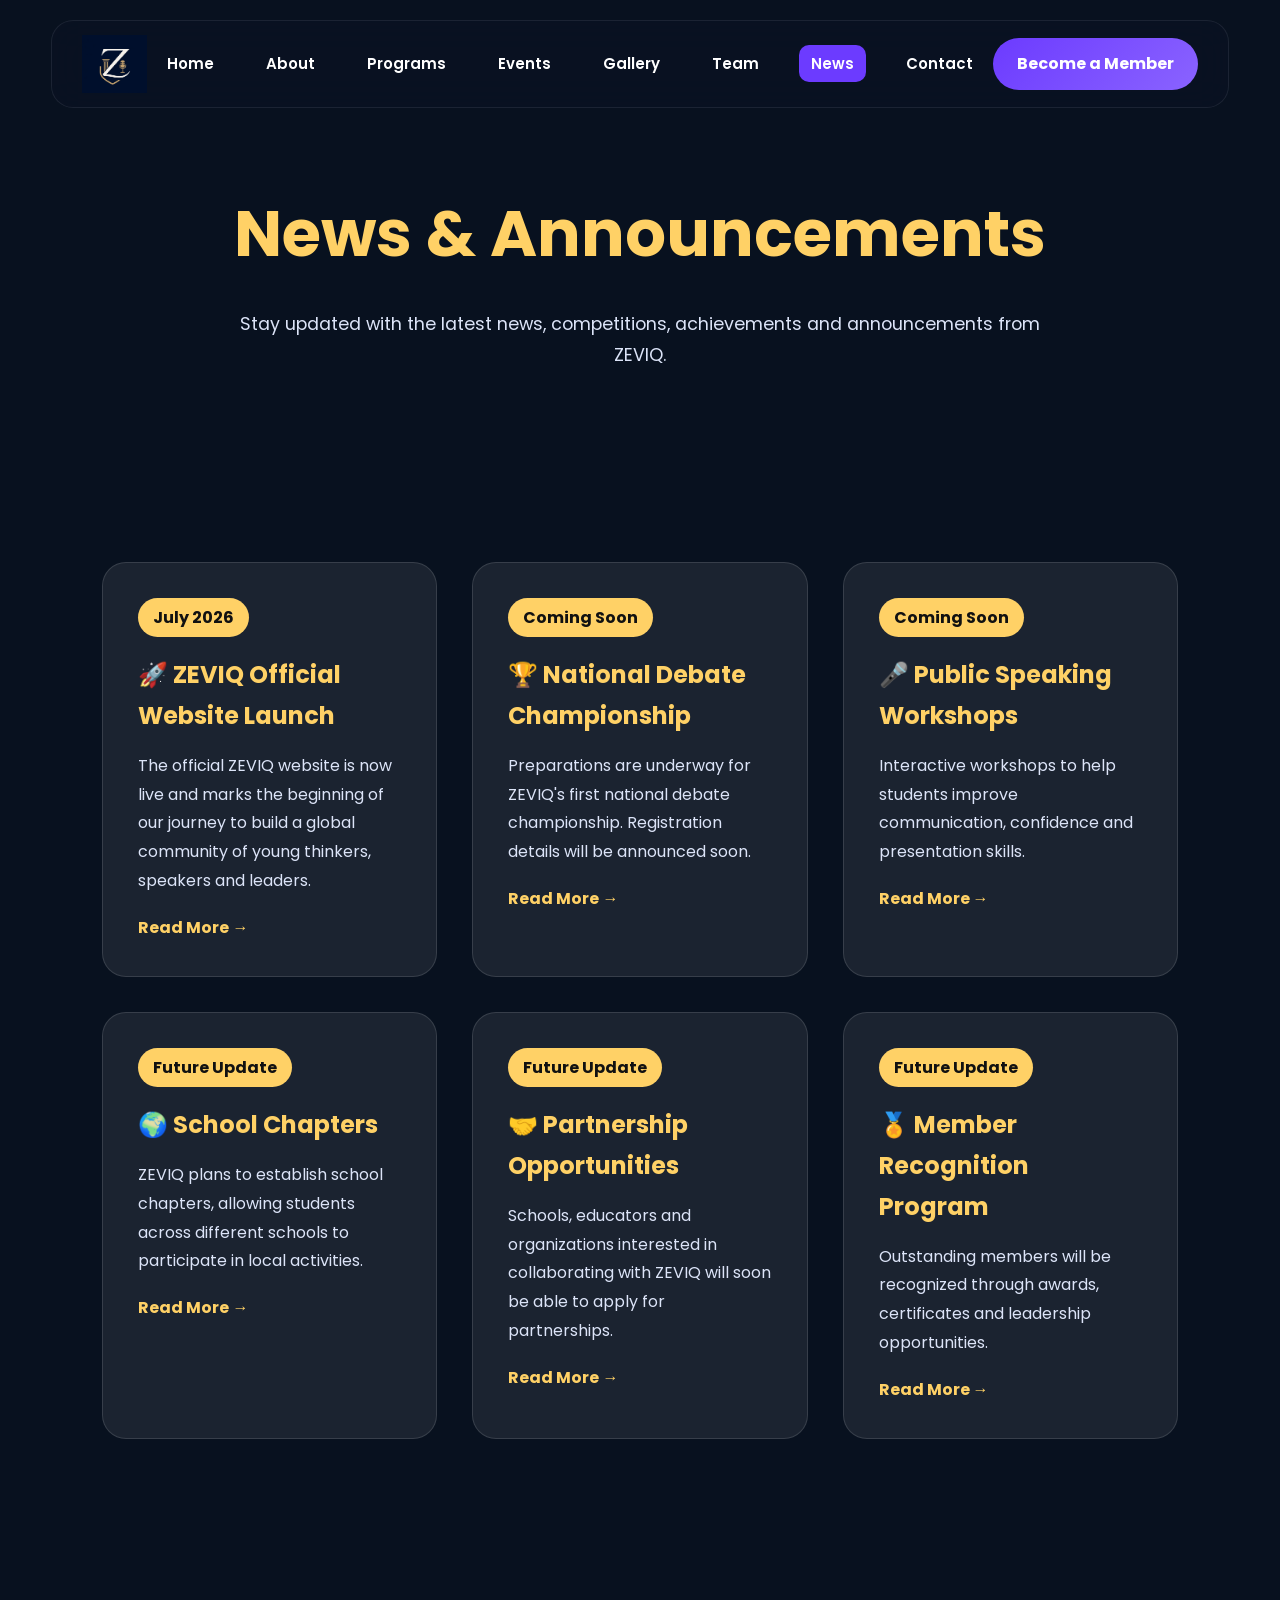
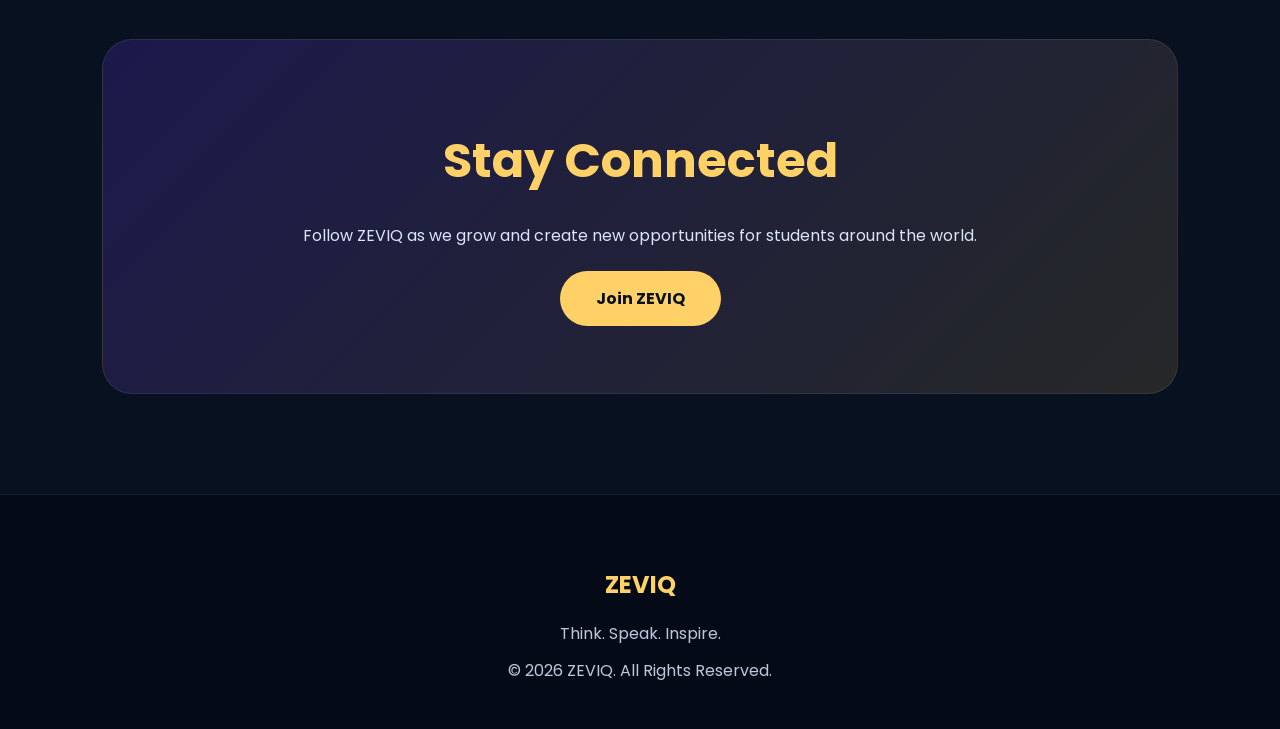
<file: news.html>
<!DOCTYPE html>

</html>

<body>

<link rel="stylesheet" href="style.css">

<header>

<nav class="navbar">

<div class="logo">
<img src="images/logo.png" alt="ZEVIQ Logo">
</div>

<ul class="nav-links">
<li><a href="index.html">Home</a></li>
<li><a href="about.html">About</a></li>
<li><a href="programs.html">Programs</a></li>
<li><a href="events.html">Events</a></li>
<li><a href="gallery.html">Gallery</a></li>
<li><a href="team.html">Team</a></li>
<li><a href="news.html" class="active">News</a></li>
<li><a href="contact.html">Contact</a></li>
</ul>

<a href="join.html" class="join-btn">Become a Member</a>

</nav>

</header>

<section class="page-header">

<h1>News & Announcements</h1>

<p>

Stay updated with the latest news, competitions, achievements and announcements from ZEVIQ.

</p>

</section>

<section class="news-section">

<div class="news-card">

<span class="news-date">July 2026</span>

<h2>🚀 ZEVIQ Official Website Launch</h2>

<p>

The official ZEVIQ website is now live and marks the beginning of our journey to build a global community of young thinkers, speakers and leaders.

</p>

<a href="#">Read More →</a>

</div>

<div class="news-card">

<span class="news-date">Coming Soon</span>

<h2>🏆 National Debate Championship</h2>

<p>

Preparations are underway for ZEVIQ's first national debate championship. Registration details will be announced soon.

</p>

<a href="#">Read More →</a>

</div>

<div class="news-card">

<span class="news-date">Coming Soon</span>

<h2>🎤 Public Speaking Workshops</h2>

<p>

Interactive workshops to help students improve communication, confidence and presentation skills.

</p>

<a href="#">Read More →</a>

</div>

<div class="news-card">

<span class="news-date">Future Update</span>

<h2>🌍 School Chapters</h2>

<p>

ZEVIQ plans to establish school chapters, allowing students across different schools to participate in local activities.

</p>

<a href="#">Read More →</a>

</div>

<div class="news-card">

<span class="news-date">Future Update</span>

<h2>🤝 Partnership Opportunities</h2>

<p>

Schools, educators and organizations interested in collaborating with ZEVIQ will soon be able to apply for partnerships.

</p>

<a href="#">Read More →</a>

</div>

<div class="news-card">

<span class="news-date">Future Update</span>

<h2>🏅 Member Recognition Program</h2>

<p>

Outstanding members will be recognized through awards, certificates and leadership opportunities.

</p>

<a href="#">Read More →</a>

</div>

</section>

<section class="cta">

<h2>Stay Connected</h2>

<p>

Follow ZEVIQ as we grow and create new opportunities for students around the world.

</p>

<a href="join.html" class="btn-primary">

Join ZEVIQ

</a>

</section>

<footer>

<h2>ZEVIQ</h2>

<p>Think. Speak. Inspire.</p>

<p>© 2026 ZEVIQ. All Rights Reserved.</p>

</footer>

<script src="script.js"></script>

</body>

</html>
</file>
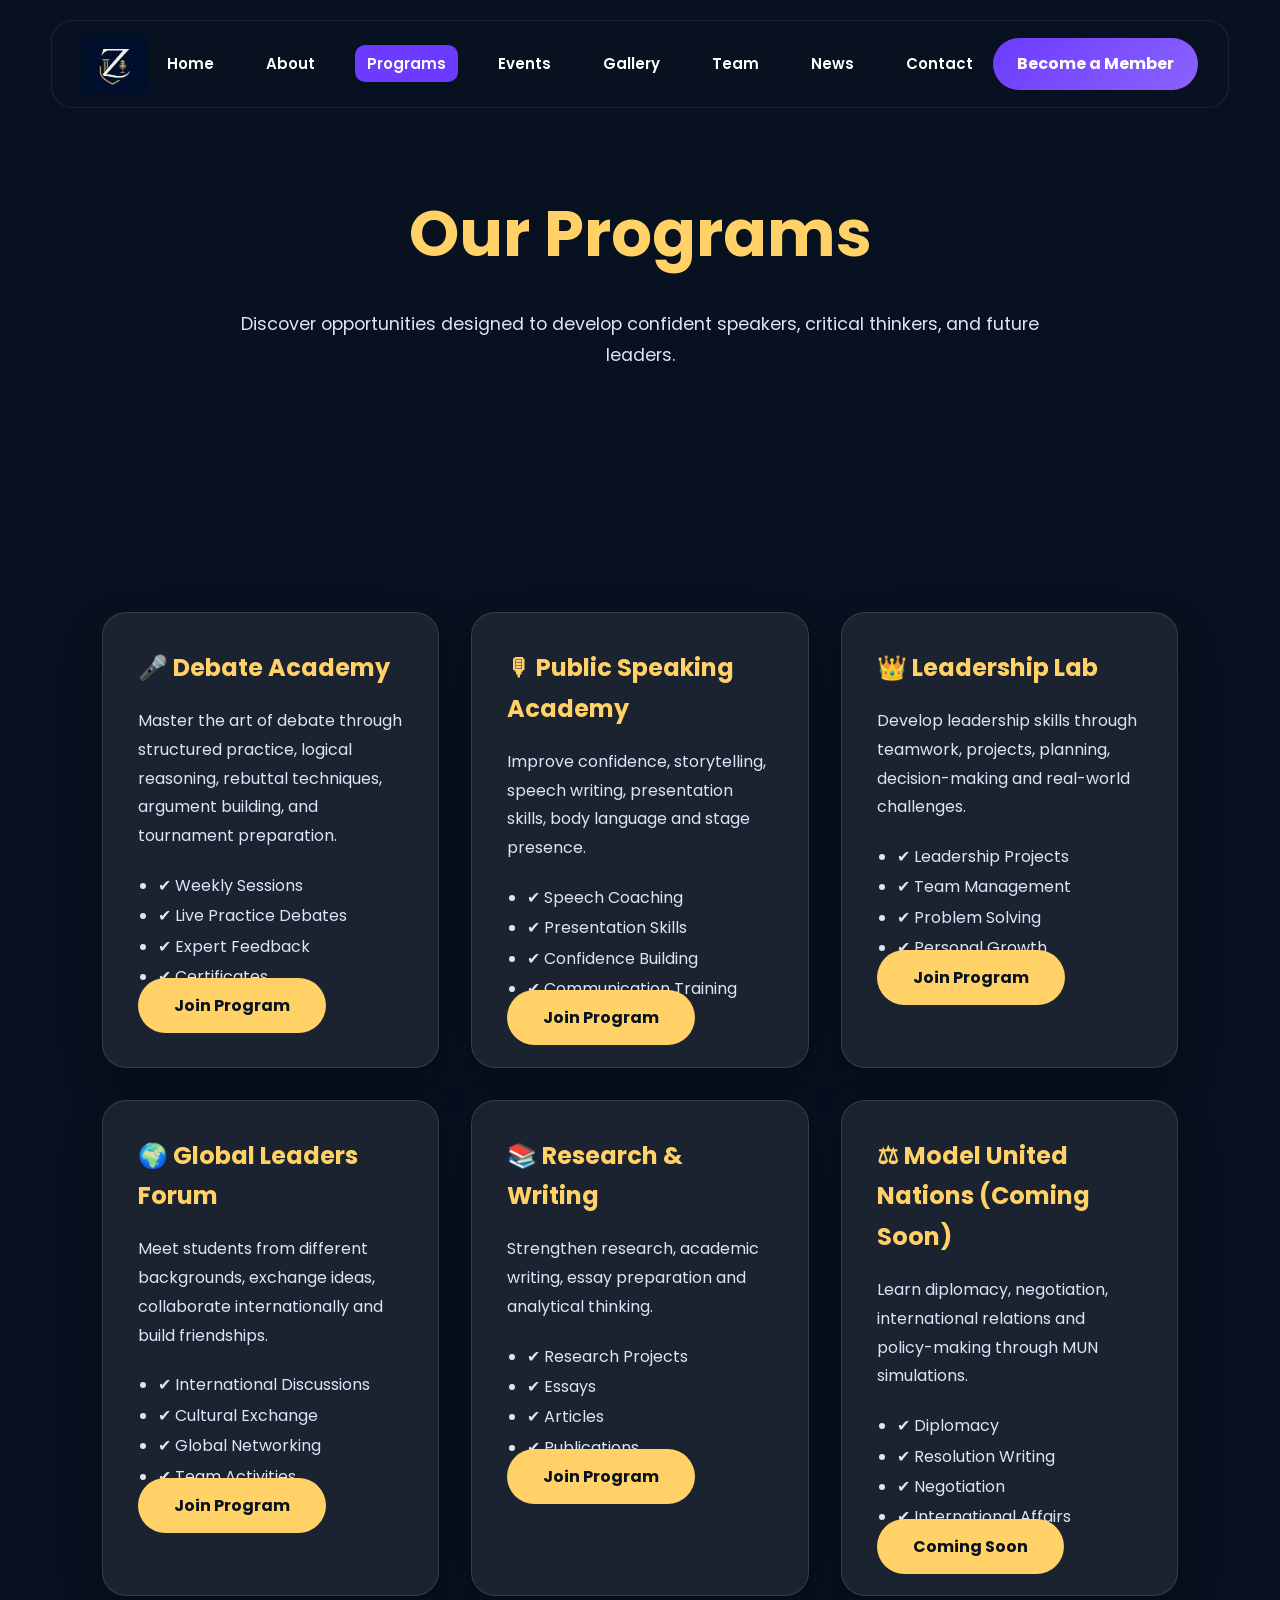
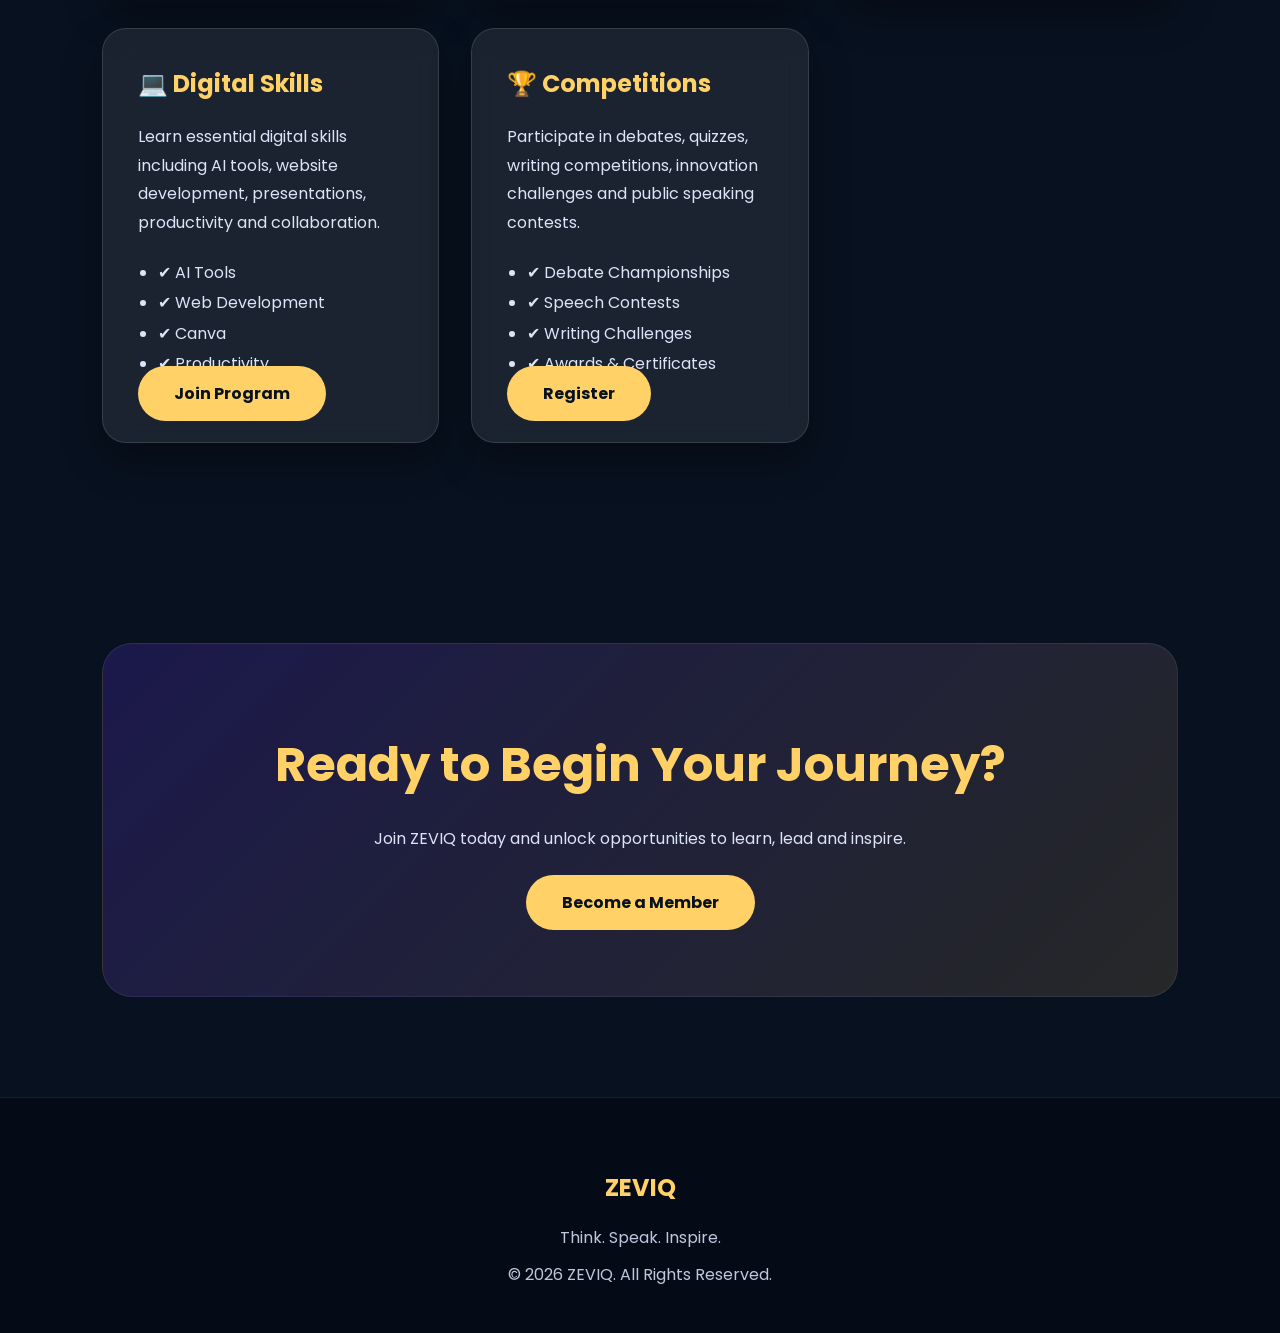
<file: programs.html>
<!DOCTYPE html>
<html lang="en">

<head>

    <meta charset="UTF-8">
    <meta name="viewport" content="width=device-width, initial-scale=1.0">

    <title>Programs | ZEVIQ</title>

    <link rel="stylesheet" href="style.css">

</head>

<body>

<header>

<nav class="navbar">

<div class="logo">
<img src="images/logo.png" alt="ZEVIQ Logo">
</div>

<ul class="nav-links">
<li><a href="index.html">Home</a></li>
<li><a href="about.html">About</a></li>
<li><a href="programs.html" class="active">Programs</a></li>
<li><a href="events.html">Events</a></li>
<li><a href="gallery.html">Gallery</a></li>
<li><a href="team.html">Team</a></li>
<li><a href="news.html">News</a></li>
<li><a href="contact.html">Contact</a></li>
</ul>

<a href="join.html" class="join-btn">Become a Member</a>

</nav>

</header>

<section class="page-header">

<h1>Our Programs</h1>

<p>

Discover opportunities designed to develop confident speakers, critical thinkers, and future leaders.

</p>

</section>

<section class="programs-container">

<div class="program-card">

<h2>🎤 Debate Academy</h2>

<p>

Master the art of debate through structured practice, logical reasoning, rebuttal techniques, argument building, and tournament preparation.

</p>

<ul>

<li>✔ Weekly Sessions</li>

<li>✔ Live Practice Debates</li>

<li>✔ Expert Feedback</li>

<li>✔ Certificates</li>

</ul>

<a href="join.html" class="btn-primary">Join Program</a>

</div>

<div class="program-card">

<h2>🎙 Public Speaking Academy</h2>

<p>

Improve confidence, storytelling, speech writing, presentation skills, body language and stage presence.

</p>

<ul>

<li>✔ Speech Coaching</li>

<li>✔ Presentation Skills</li>

<li>✔ Confidence Building</li>

<li>✔ Communication Training</li>

</ul>

<a href="join.html" class="btn-primary">Join Program</a>

</div>

<div class="program-card">

<h2>👑 Leadership Lab</h2>

<p>

Develop leadership skills through teamwork, projects, planning, decision-making and real-world challenges.

</p>

<ul>

<li>✔ Leadership Projects</li>

<li>✔ Team Management</li>

<li>✔ Problem Solving</li>

<li>✔ Personal Growth</li>

</ul>

<a href="join.html" class="btn-primary">Join Program</a>

</div>

<div class="program-card">

<h2>🌍 Global Leaders Forum</h2>

<p>

Meet students from different backgrounds, exchange ideas, collaborate internationally and build friendships.

</p>

<ul>

<li>✔ International Discussions</li>

<li>✔ Cultural Exchange</li>

<li>✔ Global Networking</li>

<li>✔ Team Activities</li>

</ul>

<a href="join.html" class="btn-primary">Join Program</a>

</div>

<div class="program-card">

<h2>📚 Research & Writing</h2>

<p>

Strengthen research, academic writing, essay preparation and analytical thinking.

</p>

<ul>

<li>✔ Research Projects</li>

<li>✔ Essays</li>

<li>✔ Articles</li>

<li>✔ Publications</li>

</ul>

<a href="join.html" class="btn-primary">Join Program</a>

</div>

<div class="program-card">

<h2>⚖ Model United Nations (Coming Soon)</h2>

<p>

Learn diplomacy, negotiation, international relations and policy-making through MUN simulations.

</p>

<ul>

<li>✔ Diplomacy</li>

<li>✔ Resolution Writing</li>

<li>✔ Negotiation</li>

<li>✔ International Affairs</li>

</ul>

<a href="join.html" class="btn-primary">Coming Soon</a>

</div>

<div class="program-card">

<h2>💻 Digital Skills</h2>

<p>

Learn essential digital skills including AI tools, website development, presentations, productivity and collaboration.

</p>

<ul>

<li>✔ AI Tools</li>

<li>✔ Web Development</li>

<li>✔ Canva</li>

<li>✔ Productivity</li>

</ul>

<a href="join.html" class="btn-primary">Join Program</a>

</div>

<div class="program-card">

<h2>🏆 Competitions</h2>

<p>

Participate in debates, quizzes, writing competitions, innovation challenges and public speaking contests.

</p>

<ul>

<li>✔ Debate Championships</li>

<li>✔ Speech Contests</li>

<li>✔ Writing Challenges</li>

<li>✔ Awards & Certificates</li>

</ul>

<a href="join.html" class="btn-primary">Register</a>

</div>

</section>

<section class="cta">

<h2>Ready to Begin Your Journey?</h2>

<p>

Join ZEVIQ today and unlock opportunities to learn, lead and inspire.

</p>

<a href="join.html" class="btn-primary">

Become a Member

</a>

</section>

<footer>

<h2>ZEVIQ</h2>

<p>Think. Speak. Inspire.</p>

<p>© 2026 ZEVIQ. All Rights Reserved.</p>

</footer>

<script src="script.js"></script>

</body>

</html>
</file>
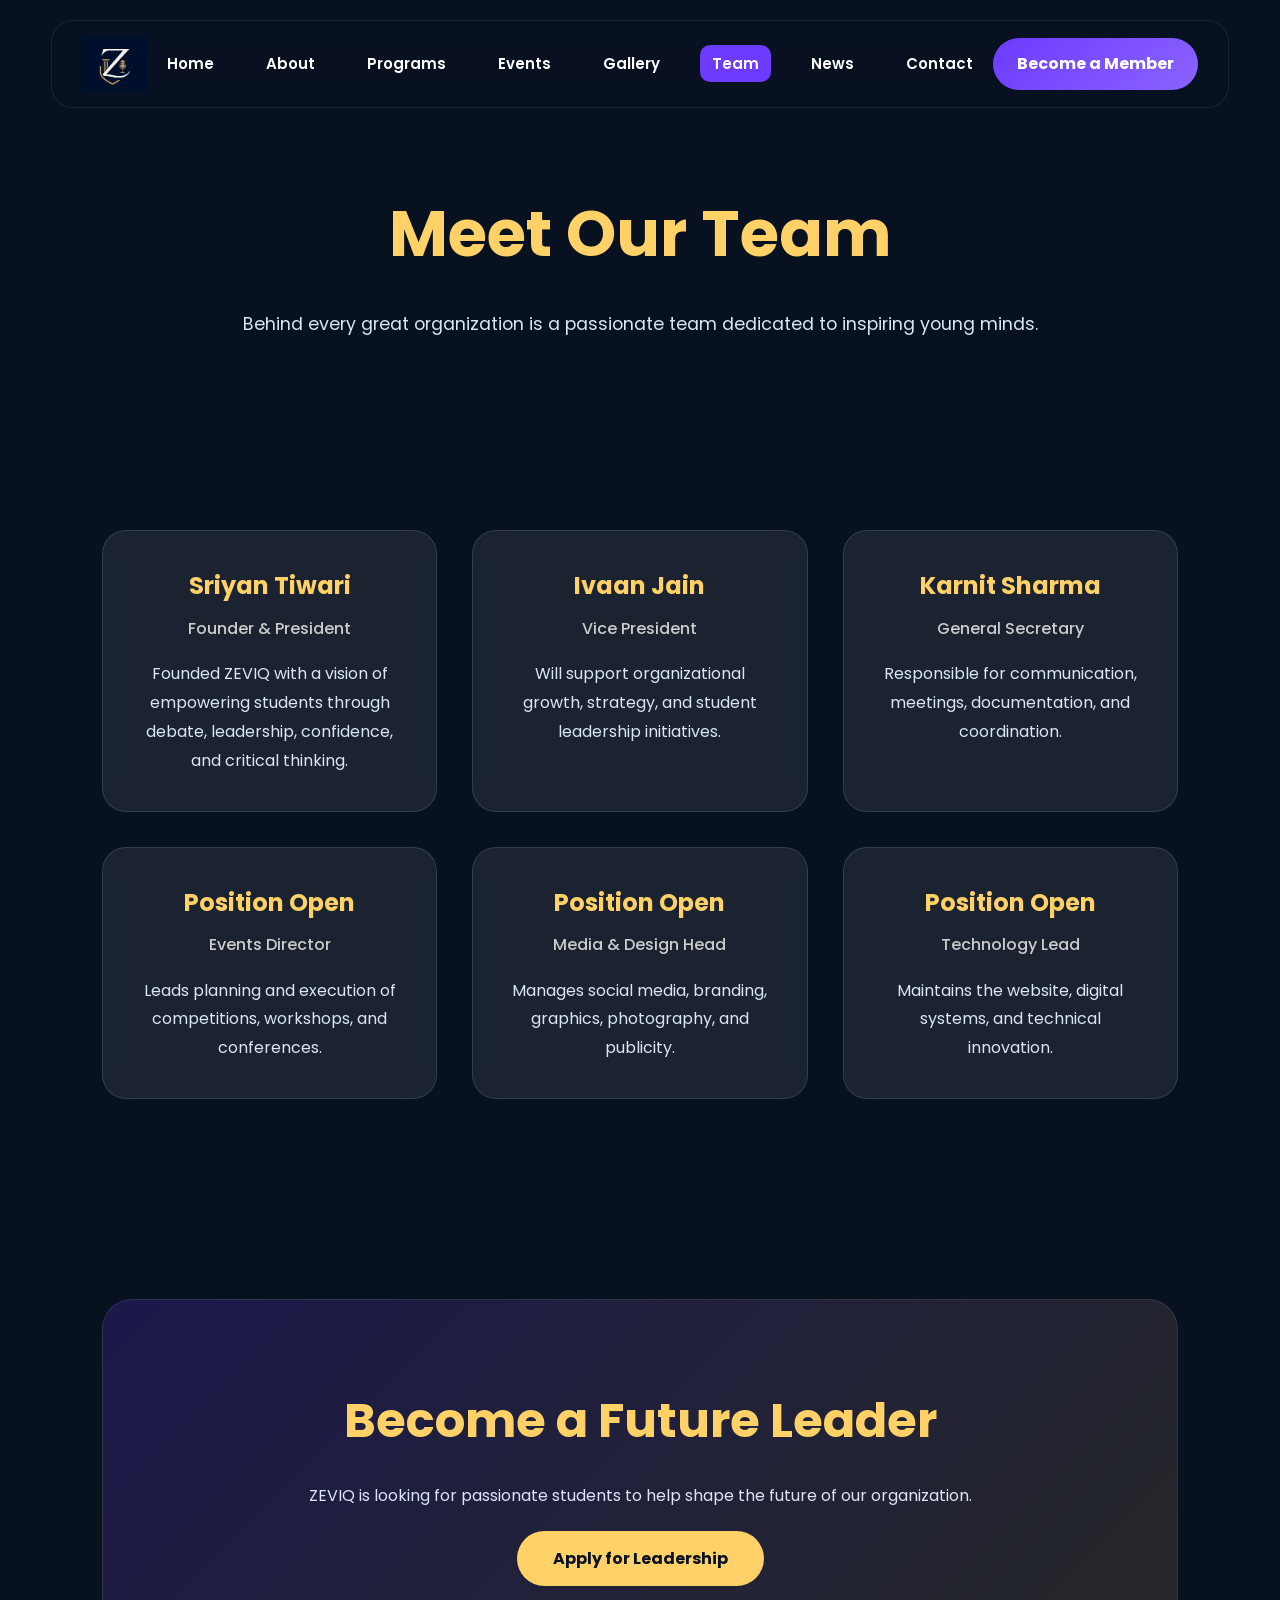
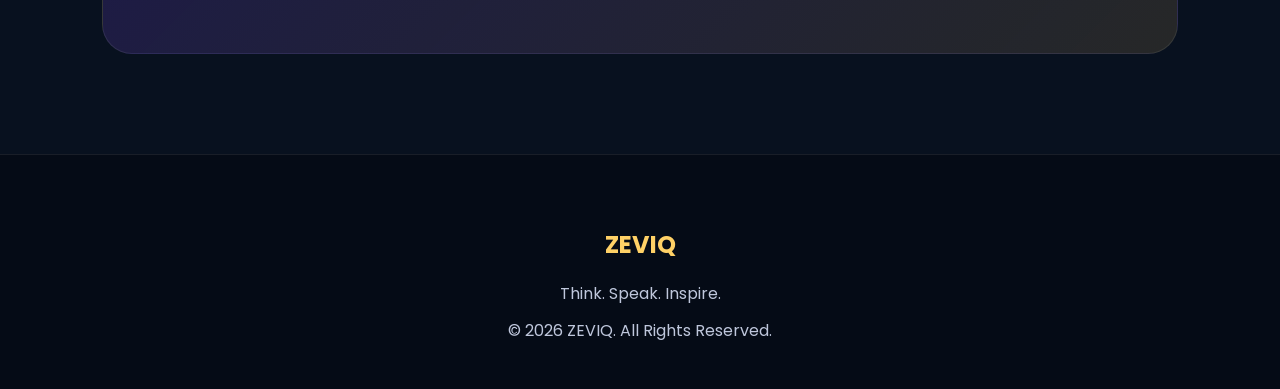
<file: team.html>
<!DOCTYPE html>
<html lang="en">

<head>
    <meta charset="UTF-8">
    <meta name="viewport" content="width=device-width, initial-scale=1.0">
    <title>ZEVIQ | Team</title>
    <link rel="stylesheet" href="style.css">
</head>

<body>

<header>

<nav class="navbar">

<div class="logo">
<img src="images/logo.png" alt="ZEVIQ Logo">
</div>

<ul class="nav-links">
<li><a href="index.html">Home</a></li>
<li><a href="about.html">About</a></li>
<li><a href="programs.html">Programs</a></li>
<li><a href="events.html">Events</a></li>
<li><a href="gallery.html">Gallery</a></li>
<li><a href="team.html" class="active">Team</a></li>
<li><a href="news.html">News</a></li>
<li><a href="contact.html">Contact</a></li>
</ul>

<a href="join.html" class="join-btn">Become a Member</a>

</nav>

</header>

<section class="page-header">

<h1>Meet Our Team</h1>

<p>

Behind every great organization is a passionate team dedicated to inspiring young minds.

</p>

</section>

<section class="team-section">

<div class="team-card">

<h2>Sriyan Tiwari</h2>

<h4>Founder & President</h4>

<p>

Founded ZEVIQ with a vision of empowering students through debate, leadership, confidence, and critical thinking.

</p>

</div>

<div class="team-card">


<h2>Ivaan Jain</h2>

<h4>Vice President</h4>

<p>

Will support organizational growth, strategy, and student leadership initiatives.

</p>

</div>

<div class="team-card">


<h2>Karnit Sharma</h2>

<h4>General Secretary</h4>

<p>

Responsible for communication, meetings, documentation, and coordination.

</p>

</div>

<div class="team-card">

<h2>Position Open</h2>

<h4>Events Director</h4>

<p>

Leads planning and execution of competitions, workshops, and conferences.

</p>

</div>

<div class="team-card">

<h2>Position Open</h2>

<h4>Media & Design Head</h4>

<p>

Manages social media, branding, graphics, photography, and publicity.

</p>

</div>

<div class="team-card">


<h2>Position Open</h2>

<h4>Technology Lead</h4>

<p>

Maintains the website, digital systems, and technical innovation.

</p>

</div>

</section>

<section class="cta">

<h2>Become a Future Leader</h2>

<p>

ZEVIQ is looking for passionate students to help shape the future of our organization.

</p>

<a href="join.html" class="btn-primary">

Apply for Leadership

</a>

</section>

<footer>

<h2>ZEVIQ</h2>

<p>Think. Speak. Inspire.</p>

<p>© 2026 ZEVIQ. All Rights Reserved.</p>

</footer>

<script src="script.js"></script>

</body>

</html>
</file>
<file: style.css>
/* =====================================================
   ZEVIQ OFFICIAL WEBSITE V4
   PART 1 - GLOBAL + NAVBAR + HERO
===================================================== */

/* Google Font */
@import url('https://fonts.googleapis.com/css2?family=Poppins:wght@300;400;500;600;700;800&display=swap');

/* Reset */

*{
    margin:0;
    padding:0;
    box-sizing:border-box;
}

:root{

    --bg:#08111F;
    --bg2:#10254D;

    --primary:#6C3BFF;
    --primary-light:#8A63FF;

    --gold:#FFD166;

    --white:#ffffff;
    --text:#DCE4F8;

    --glass:rgba(255,255,255,.08);
    --border:rgba(255,255,255,.12);

    --shadow:0 18px 40px rgba(0,0,0,.30);

    --radius:20px;
}

html{

    scroll-behavior:smooth;

}

body{

    font-family:'Poppins',sans-serif;

    background:var(--bg);

    color:white;

    line-height:1.7;

    overflow-x:hidden;

}

/* Scrollbar */

::-webkit-scrollbar{
    width:10px;
}

::-webkit-scrollbar-track{
    background:#0A1324;
}

::-webkit-scrollbar-thumb{
    background:var(--gold);
    border-radius:50px;
}

/* Links */

a{

    text-decoration:none;

    color:inherit;

}

img{

    max-width:100%;

    display:block;

}

/* =====================================================
   NAVBAR
===================================================== */

header{

    position:fixed;

    width:100%;

    top:20px;

    z-index:9999;

}

.navbar{

    width:min(92%,1350px);

    margin:auto;

    display:flex;

    justify-content:space-between;

    align-items:center;

    padding:14px 30px;

    border-radius:22px;

    background:rgba(10,18,35,.75);

    backdrop-filter:blur(18px);

    border:1px solid rgba(255,255,255,.08);

    box-shadow:var(--shadow);

}

/* Logo */

.logo{

    display:flex;

    align-items:center;

}

.logo img{

    height:58px;

    width:auto;

    transition:.35s;

}

.logo img:hover{

    transform:scale(1.08);

}

/* Navigation */

.nav-links{

    display:flex;

    align-items:center;

    gap:28px;

    list-style:none;

}

.nav-links a{

    font-weight:600;

    font-size:15px;

    transition:.3s;

    padding:8px 12px;

    border-radius:10px;

}

.nav-links a:hover{

    color:var(--gold);

    background:rgba(255,255,255,.06);

}

.nav-links a.active{

    background:var(--primary);

    color:white;

}

/* Join Button */

.join-btn{

    padding:12px 24px;

    border-radius:999px;

    background:linear-gradient(
        135deg,
        var(--primary),
        var(--primary-light)
    );

    color:white;

    font-weight:700;

    transition:.3s;

}

.join-btn:hover{

    transform:translateY(-3px);

    box-shadow:0 14px 30px rgba(108,59,255,.35);

}

/* =====================================================
   HERO
===================================================== */

.hero{

    min-height:100vh;

    display:flex;

    justify-content:center;

    align-items:center;

    text-align:center;

    position:relative;

    overflow:hidden;

    padding:140px 20px 100px;

    background:
    linear-gradient(rgba(8,17,31,.80),rgba(8,17,31,.90)),
    url("https://images.unsplash.com/photo-1523580494863-6f3031224c94?auto=format&fit=crop&w=1920&q=80");

    background-size:cover;

    background-position:center;

}

.hero::before{

    content:"";

    position:absolute;

    width:650px;

    height:650px;

    background:#6C3BFF;

    filter:blur(180px);

    border-radius:50%;

    top:-250px;

    left:-250px;

    opacity:.25;

}

.hero::after{

    content:"";

    position:absolute;

    width:550px;

    height:550px;

    background:#FFD166;

    filter:blur(170px);

    border-radius:50%;

    bottom:-220px;

    right:-220px;

    opacity:.18;

}

.hero-content{

    max-width:900px;

    position:relative;

    z-index:2;

}

.hero-logo{

    width:170px;

    margin:auto auto 30px;

}

.hero-tag{

    color:var(--gold);

    letter-spacing:5px;

    font-size:14px;

    margin-bottom:20px;

    text-transform:uppercase;

}

.hero h1{

    font-size:5.5rem;

    font-weight:800;

    letter-spacing:5px;

    margin-bottom:20px;

}

.hero h2{

    color:#E5E9FF;

    font-weight:400;

    margin-bottom:25px;

}

.hero p{

    font-size:20px;

    color:var(--text);

    max-width:850px;

    margin:auto;

}

/* Buttons */

.hero-buttons{

    display:flex;

    justify-content:center;

    gap:20px;

    flex-wrap:wrap;

    margin-top:45px;

}

.btn-primary,
.btn-secondary{

    padding:16px 36px;

    border-radius:999px;

    font-weight:700;

    transition:.3s;

}

.btn-primary{

    background:var(--gold);

    color:#08111F;

}

.btn-primary:hover{

    transform:translateY(-4px);

}

.btn-secondary{

    border:2px solid var(--gold);

    color:var(--gold);

}

.btn-secondary:hover{

    background:var(--gold);

    color:#08111F;

}

/* =====================================================
   MOBILE
===================================================== */

@media(max-width:992px){

    .navbar{

        flex-wrap:wrap;

        gap:18px;

        padding:18px;

    }

    .nav-links{

        gap:16px;

        flex-wrap:wrap;

        justify-content:center;

    }

    .hero h1{

        font-size:4rem;

    }

}

@media(max-width:768px){

    header{

        top:0;

    }

    .navbar{

        width:100%;

        border-radius:0;

        padding:15px;

        flex-direction:column;

    }

    .logo img{

        height:52px;

    }

    .nav-links{

        flex-direction:column;

        width:100%;

    }

    .join-btn{

        width:100%;

        text-align:center;

    }

    .hero{

        padding:120px 20px 80px;

    }

    .hero h1{

        font-size:2.8rem;

        letter-spacing:2px;

    }

    .hero h2{

        font-size:1.4rem;

    }

    .hero p{

        font-size:1rem;

    }

}

@media(max-width:480px){

    .hero h1{

        font-size:2.2rem;

    }

    .hero-logo{

        width:120px;

    }

}
/* =====================================================
   PART 2
   HOME SECTIONS
===================================================== */

/* General Section */

section{

    padding:100px 8%;

}

.section-title{

    text-align:center;

    font-size:3rem;

    color:var(--gold);

    margin-bottom:20px;

    font-weight:800;

}

.section-subtitle{

    max-width:850px;

    margin:0 auto 60px;

    text-align:center;

    color:var(--text);

    font-size:1.1rem;

}

/* =====================================================
   PAGE HEADER
===================================================== */

.page-header{

    padding:180px 20px 90px;

    text-align:center;

    background:
    linear-gradient(
        rgba(8,17,31,.85),
        rgba(8,17,31,.90)
    );

}

.page-header h1{

    font-size:4rem;

    color:var(--gold);

    margin-bottom:20px;

}

.page-header p{

    max-width:800px;

    margin:auto;

    color:var(--text);

    font-size:1.1rem;

}

/* =====================================================
   MISSION
===================================================== */

.mission{

    text-align:center;

}

.mission p{

    max-width:900px;

    margin:auto;

    color:var(--text);

    font-size:1.15rem;

    line-height:2;

}

/* =====================================================
   VISION
===================================================== */

.vision{

    text-align:center;

    background:rgba(255,255,255,.02);

}

.vision p{

    max-width:900px;

    margin:auto;

    color:var(--text);

    font-size:1.15rem;

    line-height:2;

}

/* =====================================================
   VALUES
===================================================== */

.value-grid{

    display:grid;

    grid-template-columns:repeat(auto-fit,minmax(260px,1fr));

    gap:30px;

    margin-top:50px;

}

.value-card{

    background:var(--glass);

    border:1px solid var(--border);

    border-radius:24px;

    padding:35px;

    transition:.35s;

    backdrop-filter:blur(15px);

    box-shadow:var(--shadow);

}

.value-card:hover{

    transform:translateY(-10px);

}

.value-card h3{

    color:var(--gold);

    margin-bottom:18px;

    font-size:1.5rem;

}

.value-card p{

    color:var(--text);

}

/* =====================================================
   STATS
===================================================== */

.stats{

    background:linear-gradient(
        180deg,
        transparent,
        rgba(255,255,255,.03)
    );

}

.stats-grid{

    display:grid;

    grid-template-columns:repeat(auto-fit,minmax(220px,1fr));

    gap:30px;

}

.stat-card{

    background:var(--glass);

    border-radius:22px;

    padding:40px;

    text-align:center;

    border:1px solid var(--border);

    backdrop-filter:blur(15px);

    transition:.35s;

}

.stat-card:hover{

    transform:translateY(-10px);

}

.stat-card h1{

    font-size:3.5rem;

    color:var(--gold);

    margin-bottom:10px;

}

.stat-card h3{

    margin-bottom:12px;

}

.stat-card p{

    color:var(--text);

}

/* =====================================================
   WHY ZEVIQ
===================================================== */

.why-grid{

    display:grid;

    grid-template-columns:repeat(auto-fit,minmax(270px,1fr));

    gap:30px;

}

.feature{

    background:var(--glass);

    padding:35px;

    border-radius:24px;

    border:1px solid var(--border);

    transition:.35s;

}

.feature:hover{

    transform:translateY(-10px);

}

.feature h3{

    color:var(--gold);

    margin-bottom:18px;

}

.feature p{

    color:var(--text);

}

/* =====================================================
   CTA
===================================================== */

.cta{

    margin:100px 8%;

    border-radius:30px;

    text-align:center;

    padding:80px 50px;

    background:
    linear-gradient(
        135deg,
        rgba(108,59,255,.20),
        rgba(255,209,102,.12)
    );

    border:1px solid rgba(255,255,255,.08);

}

.cta h2{

    font-size:3rem;

    color:var(--gold);

    margin-bottom:20px;

}

.cta p{

    max-width:850px;

    margin:0 auto 35px;

    color:var(--text);

}

/* =====================================================
   COMMON CARD
===================================================== */

.card{

    background:var(--glass);

    border:1px solid var(--border);

    border-radius:22px;

    padding:35px;

    transition:.35s;

}

.card:hover{

    transform:translateY(-10px);

}

.card h2,
.card h3{

    color:var(--gold);

    margin-bottom:15px;

}

.card p{

    color:var(--text);

}

/* =====================================================
   RESPONSIVE
===================================================== */

@media(max-width:992px){

    section{

        padding:80px 6%;

    }

    .page-header{

        padding:160px 20px 80px;

    }

    .page-header h1{

        font-size:3rem;

    }

    .section-title{

        font-size:2.5rem;

    }

    .cta h2{

        font-size:2.4rem;

    }

}

@media(max-width:768px){

    section{

        padding:70px 20px;

    }

    .page-header{

        padding:140px 20px 70px;

    }

    .page-header h1{

        font-size:2.3rem;

    }

    .page-header p{

        font-size:1rem;

    }

    .section-title{

        font-size:2rem;

    }

    .section-subtitle{

        font-size:1rem;

    }

    .value-grid,

    .stats-grid,

    .why-grid{

        grid-template-columns:1fr;

    }

    .cta{

        margin:70px 20px;

        padding:55px 25px;

    }

    .cta h2{

        font-size:2rem;

    }

}

@media(max-width:480px){

    .page-header h1{

        font-size:2rem;

    }

    .section-title{

        font-size:1.8rem;

    }

    .stat-card h1{

        font-size:2.7rem;

    }

}
/* =====================================================
   PART 3
   PROGRAMS • EVENTS • GALLERY • TEAM • NEWS
=====================================================*/

/* =========================
   PROGRAMS
========================= */

.programs-container,
.program-grid{

    display:grid;

    grid-template-columns:repeat(auto-fit,minmax(320px,1fr));

    gap:32px;

    margin-top:50px;

}

.program-card{

    background:var(--glass);

    border:1px solid var(--border);

    border-radius:24px;

    padding:35px;

    backdrop-filter:blur(15px);

    transition:.35s;

    box-shadow:var(--shadow);

}

.program-card:hover{

    transform:translateY(-10px);

}

.program-card h2{

    color:var(--gold);

    margin-bottom:18px;

}

.program-card p{

    color:var(--text);

    margin-bottom:20px;

}

.program-card ul{

    padding-left:20px;

    color:var(--text);

    line-height:1.9;

}

/* =========================
   EVENTS
========================= */

.events-container,
.event-grid{

    display:grid;

    grid-template-columns:repeat(auto-fit,minmax(320px,1fr));

    gap:32px;

}

.event-card{

    background:var(--glass);

    border:1px solid var(--border);

    border-radius:24px;

    padding:35px;

    transition:.35s;

    backdrop-filter:blur(15px);

}

.event-card:hover{

    transform:translateY(-10px);

}

.event-card h2,
.event-card h3{

    color:var(--gold);

    margin-bottom:15px;

}

.event-card p{

    color:var(--text);

}

/* =========================
   GALLERY
========================= */

.gallery-section,
.gallery-grid{

    display:grid;

    grid-template-columns:repeat(auto-fit,minmax(300px,1fr));

    gap:30px;

}

.gallery-card{

    overflow:hidden;

    border-radius:24px;

    background:var(--glass);

    border:1px solid var(--border);

    transition:.35s;

}

.gallery-card:hover{

    transform:translateY(-10px);

}

.gallery-card img{

    width:100%;

    height:240px;

    object-fit:cover;

    transition:.5s;

}

.gallery-card:hover img{

    transform:scale(1.08);

}

.gallery-info{

    padding:24px;

}

.gallery-info h3{

    color:var(--gold);

    margin-bottom:10px;

}

.gallery-info p{

    color:var(--text);

}

/* =========================
   TEAM
========================= */

.team-section{

    display:grid;

    grid-template-columns:repeat(auto-fit,minmax(280px,1fr));

    gap:35px;

}

.team-card{

    background:var(--glass);

    border:1px solid var(--border);

    border-radius:24px;

    padding:35px;

    text-align:center;

    backdrop-filter:blur(15px);

    transition:.35s;

}

.team-card:hover{

    transform:translateY(-10px);

}

.team-card img{

    width:140px;

    height:140px;

    object-fit:cover;

    border-radius:50%;

    margin:0 auto 20px;

    border:4px solid var(--gold);

}

.team-card h2{

    color:var(--gold);

    margin-bottom:8px;

}

.team-card h4{

    color:#cccccc;

    margin-bottom:18px;

    font-weight:500;

}

.team-card p{

    color:var(--text);

}

/* =========================
   NEWS
========================= */

.news-section,
.news-grid{

    display:grid;

    grid-template-columns:repeat(auto-fit,minmax(330px,1fr));

    gap:35px;

}

.news-card{

    background:var(--glass);

    border:1px solid var(--border);

    border-radius:24px;

    padding:35px;

    transition:.35s;

}

.news-card:hover{

    transform:translateY(-10px);

}

.news-date{

    display:inline-block;

    background:var(--gold);

    color:#111;

    padding:6px 15px;

    border-radius:30px;

    font-weight:700;

    margin-bottom:18px;

}

.news-card h2{

    color:var(--gold);

    margin-bottom:15px;

}

.news-card p{

    color:var(--text);

    margin-bottom:18px;

}

.news-card a{

    color:var(--gold);

    font-weight:700;

    transition:.3s;

}

.news-card a:hover{

    letter-spacing:.5px;

}

/* =========================
   RESPONSIVE
========================= */

@media(max-width:992px){

.programs-container,
.program-grid,
.events-container,
.event-grid,
.gallery-grid,
.gallery-section,
.team-section,
.news-section,
.news-grid{

grid-template-columns:repeat(2,1fr);

}

}

@media(max-width:768px){

.programs-container,
.program-grid,
.events-container,
.event-grid,
.gallery-grid,
.gallery-section,
.team-section,
.news-section,
.news-grid{

grid-template-columns:1fr;

}

.program-card,
.event-card,
.team-card,
.news-card{

padding:28px;

}

.gallery-card img{

height:220px;

}

}

@media(max-width:480px){

.program-card,
.event-card,
.team-card,
.news-card{

padding:22px;

}

.team-card img{

width:120px;
height:120px;

}

.gallery-card img{

height:200px;

}

.news-date{

font-size:.85rem;

}

}
/* =====================================================
   PART 4 (FINAL)
   CONTACT • JOIN • FOOTER • HAMBURGER • ANIMATIONS
=====================================================*/

/* ==========================
   CONTACT
========================== */

.contact-section{

    padding:100px 8%;

}

.contact-grid{

    display:grid;

    grid-template-columns:repeat(auto-fit,minmax(300px,1fr));

    gap:35px;

    margin-top:50px;

}

.contact-card{

    background:var(--glass);

    border:1px solid var(--border);

    border-radius:24px;

    padding:35px;

    text-align:center;

    transition:.35s;

    backdrop-filter:blur(15px);

}

.contact-card:hover{

    transform:translateY(-10px);

}

.contact-card h3{

    color:var(--gold);

    margin-bottom:18px;

}

.contact-card p{

    color:var(--text);

}

/* ==========================
   JOIN FORM
========================== */

.join-form{

    max-width:950px;

    margin:auto;

    padding:45px;

    background:var(--glass);

    border-radius:25px;

    border:1px solid var(--border);

    backdrop-filter:blur(18px);

}

.row{

    display:flex;

    gap:25px;

}

.input-box{

    flex:1;

    display:flex;

    flex-direction:column;

    margin-bottom:22px;

}

.input-box label{

    margin-bottom:10px;

    color:var(--gold);

    font-weight:600;

}

.input-box input,
.input-box textarea,
.input-box select{

    padding:15px;

    border-radius:14px;

    border:1px solid rgba(255,255,255,.15);

    background:rgba(255,255,255,.05);

    color:white;

    outline:none;

    transition:.3s;

}

.input-box input:focus,
.input-box textarea:focus,
.input-box select:focus{

    border-color:var(--gold);

    box-shadow:0 0 0 4px rgba(255,209,102,.12);

}

.checkbox-grid{

    display:grid;

    grid-template-columns:repeat(auto-fit,minmax(220px,1fr));

    gap:15px;

}

.submit-btn{

    width:100%;

    padding:18px;

    border:none;

    border-radius:16px;

    font-size:18px;

    font-weight:700;

    cursor:pointer;

    background:linear-gradient(135deg,var(--primary),var(--primary-light));

    color:white;

    transition:.3s;

}

.submit-btn:hover{

    transform:translateY(-4px);

}

/* ==========================
   FOOTER
========================== */

footer{

    background:#050B16;

    padding:70px 8% 35px;

    margin-top:90px;

    text-align:center;

}

footer h2{

    color:var(--gold);

    margin-bottom:15px;

}

footer p{

    color:#bfc7dc;

    margin:8px 0;

}

/* ==========================
   HAMBURGER
========================== */

.hamburger{

    display:none;

    flex-direction:column;

    gap:6px;

    cursor:pointer;

}

.hamburger span{

    width:30px;

    height:3px;

    background:white;

    border-radius:20px;

    transition:.35s;

}

.hamburger.active span:nth-child(1){

    transform:rotate(45deg) translateY(12px);

}

.hamburger.active span:nth-child(2){

    opacity:0;

}

.hamburger.active span:nth-child(3){

    transform:rotate(-45deg) translateY(-12px);

}

/* ==========================
   FADE ANIMATION
========================== */

.fade-up{

    opacity:0;

    transform:translateY(40px);

    animation:fadeUp .8s forwards;

}

@keyframes fadeUp{

from{

opacity:0;

transform:translateY(40px);

}

to{

opacity:1;

transform:translateY(0);

}

}

/* Floating */

.float{

    animation:floating 5s ease-in-out infinite;

}

@keyframes floating{

0%,100%{

transform:translateY(0);

}

50%{

transform:translateY(-12px);

}

}

/* ==========================
   MOBILE
========================== */

@media(max-width:900px){

.hamburger{

display:flex;

}

.nav-links{

display:none;

position:absolute;

top:85px;

left:50%;

transform:translateX(-50%);

width:92%;

background:#08111F;

border-radius:18px;

padding:25px;

flex-direction:column;

box-shadow:var(--shadow);

}

.nav-links.active{

display:flex;

}

.row{

flex-direction:column;

}

.join-form{

padding:30px;

}

.contact-grid{

grid-template-columns:1fr;

}

}

@media(max-width:768px){

section{

padding:70px 20px;

}

footer{

padding:50px 20px;

}

.logo img{

height:50px;

}

.hero-logo{

width:120px;

}

.join-form{

padding:22px;

}

.checkbox-grid{

grid-template-columns:1fr;

}

.submit-btn{

font-size:17px;

}

}

@media(max-width:480px){

.hero h1{

font-size:2rem;

}

.page-header h1{

font-size:2rem;

}

footer h2{

font-size:1.6rem;

}

}

/* ==========================================================
   ZEVIQ V4 FINAL POLISH
   Add at the VERY END of style.css
========================================================== */

/* Smooth Scrolling */
html{
    scroll-behavior:smooth;
}

/* Better Selection */
::selection{
    background:#FFD166;
    color:#08111F;
}

/* Better Images */

img{
    max-width:100%;
    height:auto;
    user-select:none;
    -webkit-user-drag:none;
}

/* Prevent Horizontal Scroll */

html,
body{
    overflow-x:hidden;
}

/* Universal Card Polish */

.team-card,
.program-card,
.event-card,
.news-card,
.gallery-card,
.value-card,
.feature,
.card,
.stat-card,
.contact-card{

    transition:
    transform .35s ease,
    box-shadow .35s ease,
    border-color .35s ease;

}

.team-card:hover,
.program-card:hover,
.event-card:hover,
.news-card:hover,
.gallery-card:hover,
.value-card:hover,
.feature:hover,
.card:hover,
.stat-card:hover,
.contact-card:hover{

    transform:translateY(-10px);

    box-shadow:
    0 18px 45px rgba(0,0,0,.28);

    border-color:rgba(255,209,102,.35);

}

/* Buttons */

.btn-primary,
.btn-secondary,
.join-btn,
.submit-btn{

    transition:all .3s ease;

}

.btn-primary:hover,
.btn-secondary:hover,
.join-btn:hover,
.submit-btn:hover{

    transform:translateY(-3px) scale(1.02);

}

/* Navbar */

.nav-links a{

    position:relative;

}

.nav-links a::after{

    content:"";

    position:absolute;

    bottom:-5px;

    left:50%;

    width:0;

    height:2px;

    background:#FFD166;

    transition:.3s;

    transform:translateX(-50%);

}

.nav-links a:hover::after{

    width:80%;

}

/* Inputs */

input,
textarea,
select{

    transition:.3s;

}

input:focus,
textarea:focus,
select:focus{

    border-color:#FFD166;

    box-shadow:0 0 0 4px rgba(255,209,102,.15);

}

/* Footer */

footer{

    border-top:1px solid rgba(255,255,255,.08);

}

/* Better Text */

p{

    line-height:1.8;

}

/* Nice Fade Animation */

.fade-in{

    animation:fadeIn .8s ease forwards;

}

@keyframes fadeIn{

    from{

        opacity:0;
        transform:translateY(20px);

    }

    to{

        opacity:1;
        transform:translateY(0);

    }

}

/* Floating Animation */

.float{

    animation:float 5s ease-in-out infinite;

}

@keyframes float{

    0%,100%{

        transform:translateY(0);

    }

    50%{

        transform:translateY(-10px);

    }

}

/* Mobile Improvements */

@media (max-width:768px){

    body{

        font-size:15px;

    }

    h1{

        line-height:1.2;

    }

    h2{

        line-height:1.3;

    }

    p{

        line-height:1.7;

    }

    .page-header{

        padding-top:150px;

    }

    .hero{

        min-height:90vh;

    }

    .hero-buttons{

        flex-direction:column;

        align-items:center;

    }

    .btn-primary,
    .btn-secondary,
    .join-btn,
    .submit-btn{

        width:100%;

        max-width:320px;

    }

    .team-card,
    .program-card,
    .event-card,
    .news-card,
    .gallery-card{

        margin:auto;

    }

}

/* Ultra Small Phones */

@media (max-width:360px){

    h1{

        font-size:1.9rem !important;

    }

    h2{

        font-size:1.4rem !important;

    }

    .navbar{

        padding:12px;

    }

    .logo img{

        height:45px;

    }

}
</file>
